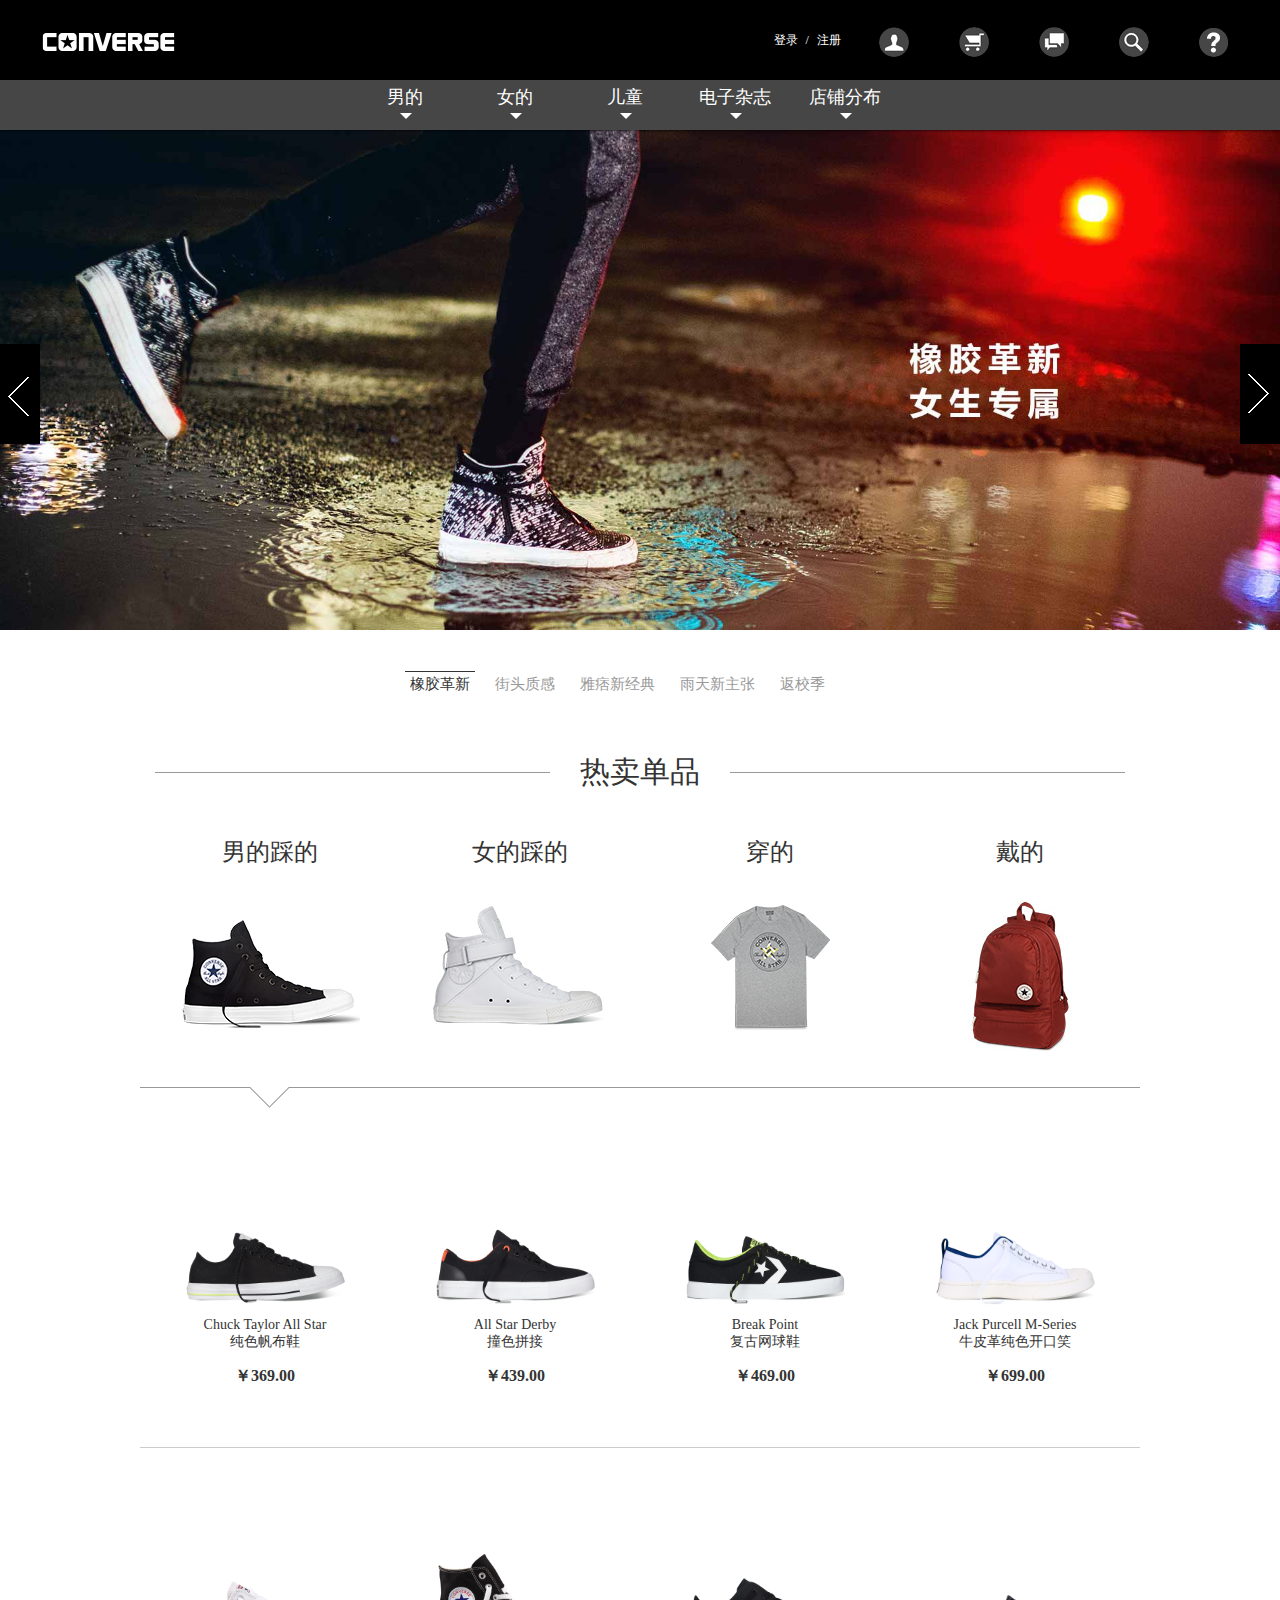
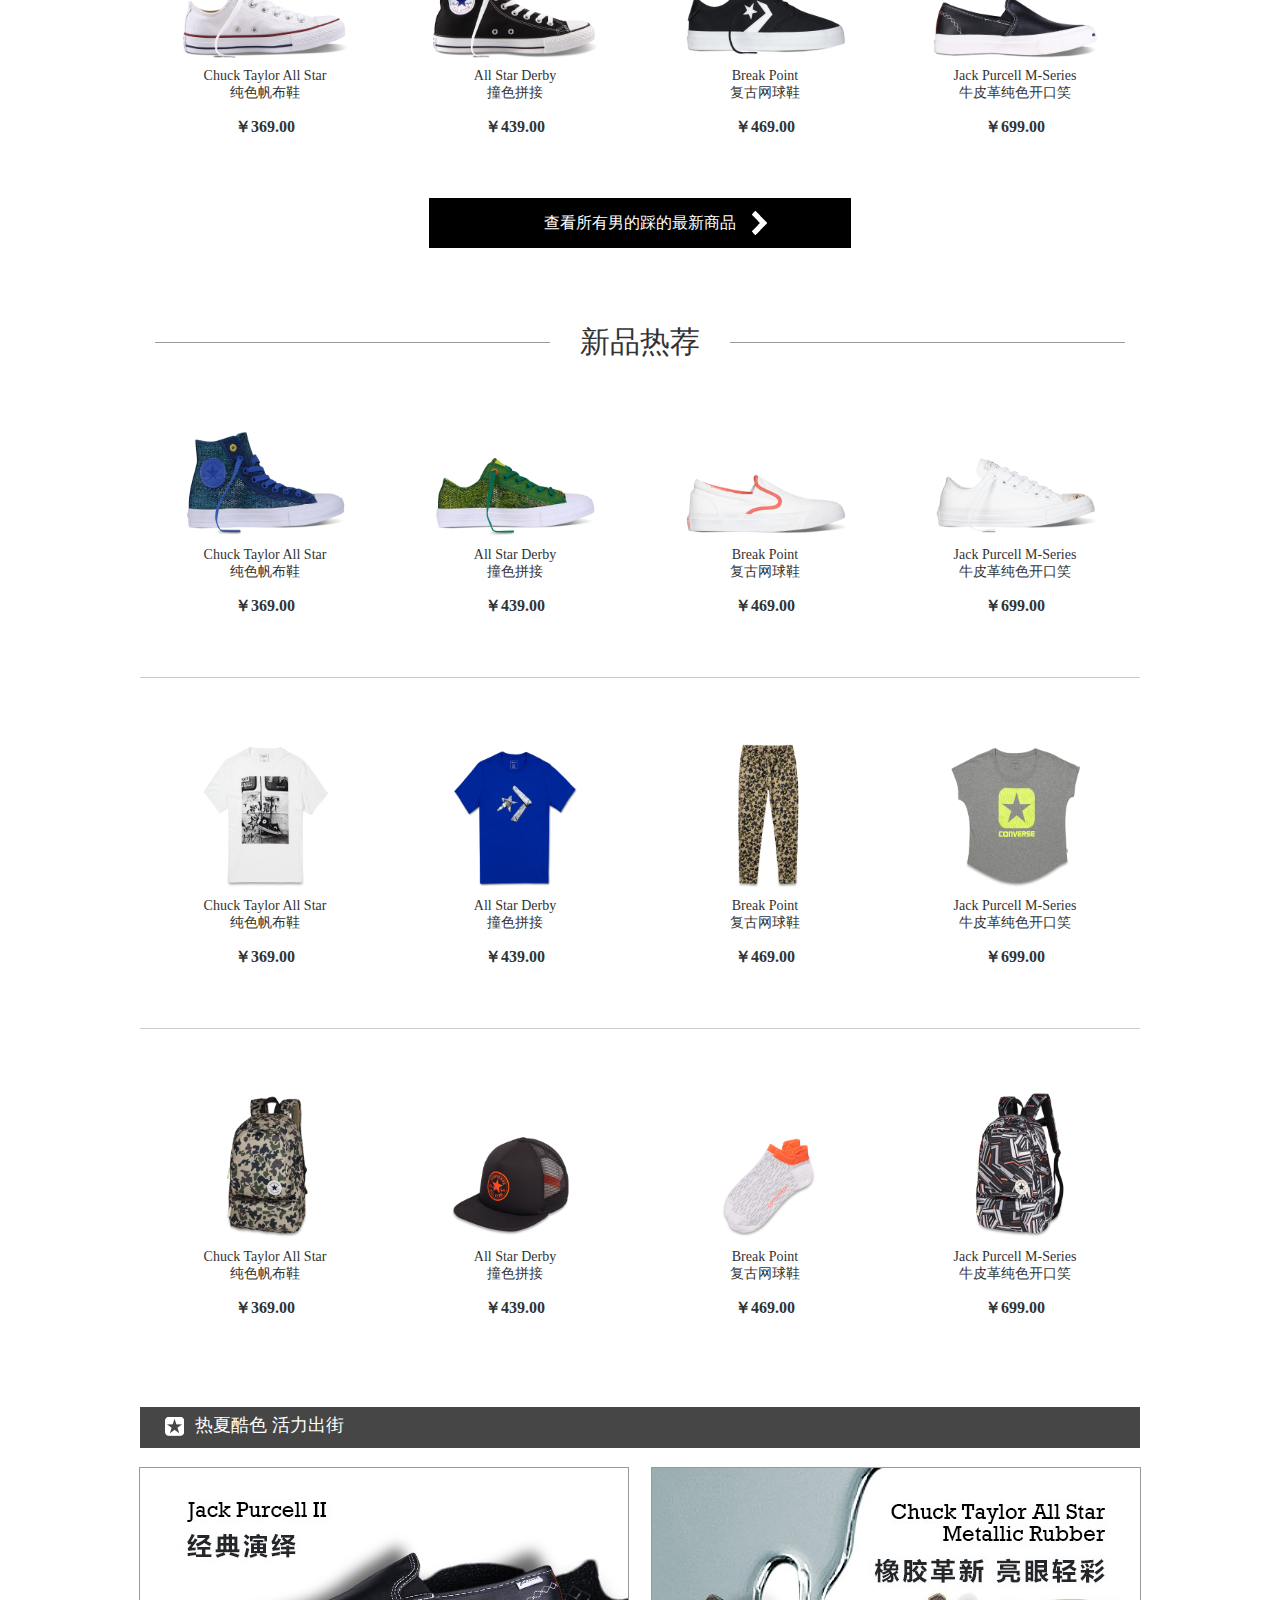
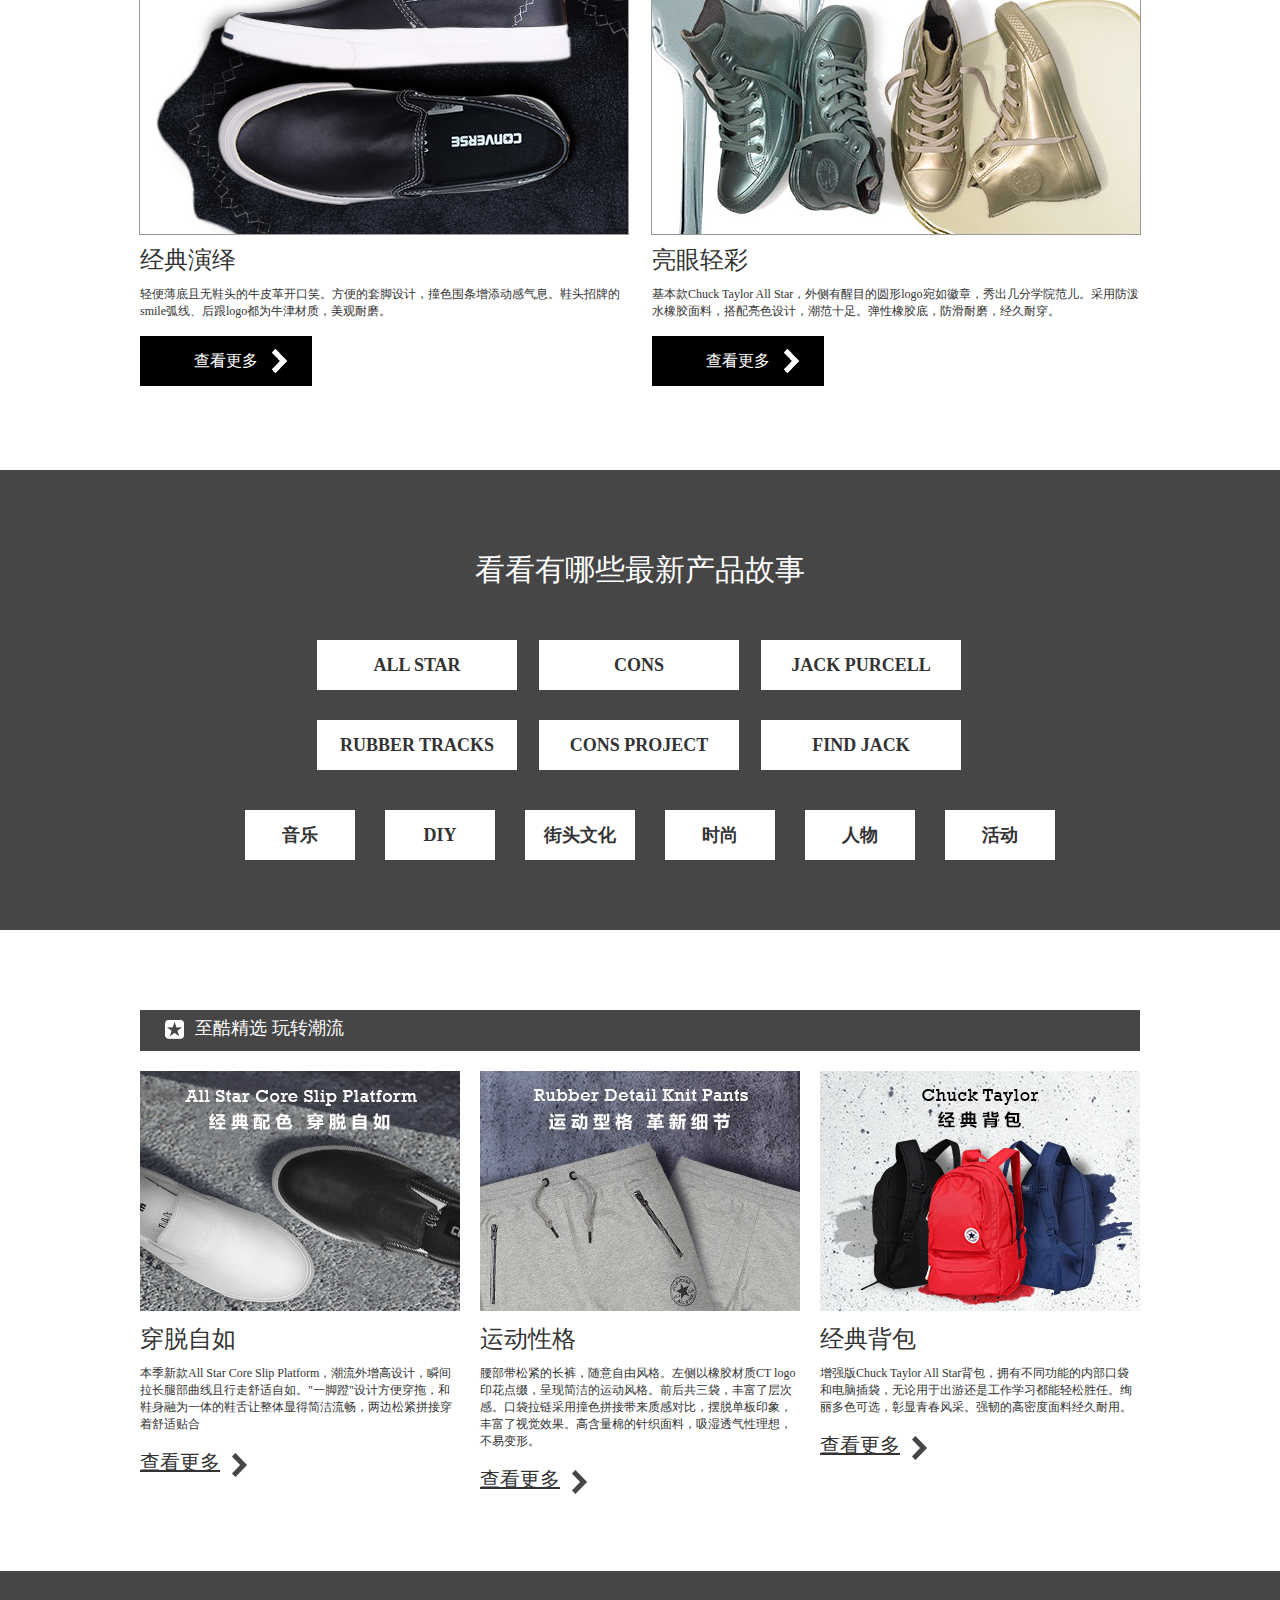
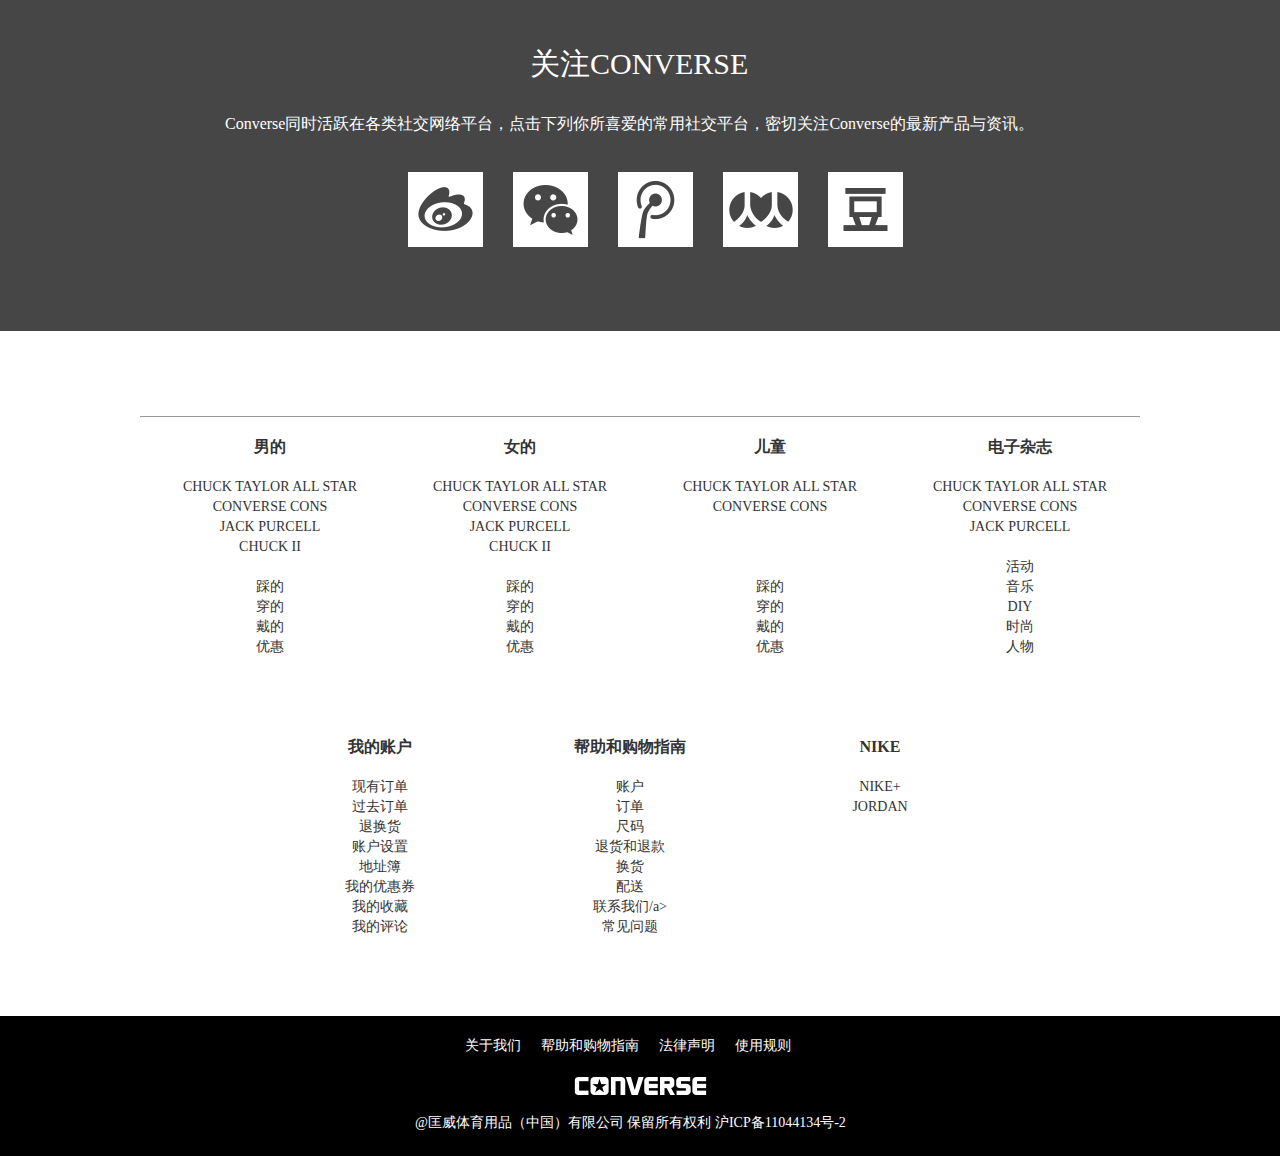
<file: index.html>
<!DOCTYPE html>
<html>
	<head>
		<meta charset="UTF-8">
		<title>converse</title>
		<link rel="stylesheet" href="css/index.css" />
		<link rel='stylesheet' href='css/head.css' />
		<link rel='stylesheet' href='css/footer.css' />
		<script src="js/jquery.min.js"></script> 
		<script src="js/jquery-migrate-1.1.0.min.js"></script> 
		<script src='js/index.js'></script>
		<script src='js/head.js'></script>

	</head>
	<body>
	<!--header start-->
		<div class='header'>
			<div class='headTop'>
				<div class='headContent'>
					<a href=''><div class='logo'><span>converse</span></div></a>
					<div class='headLeft'>
						<div class='loginbar'>
							<span class='login'>登录</span>
							<span>/</span>
							<span class='regesiter'>注册</span>
						</div>
						<div class='others'>
							<ul>
								<li class='loginToal'><i class='sj'></i></li>
								<li class='shopcar'></li>
								<li class='chat'></li>
								<li class='search'><i class="sj"></i></li>
								<li class='help'></li>
							</ul>
						</div>
					</div>
				</div>
			</div>
			<div class='display'>
				<div class='loginDisplay'>
					<div class='loginContent'>
						<div class='createCount'>
							<h2 class='loginTitle'>还未注册？</h2>
							<div class='button'>注册账户</div>
						</div>
						<div class='loginChoice'>
							<h2 class='loginTitle'>您可以直接登录</h2>
							<ul class='loginMode'>
								<li class='wb'><a href=''></a></li>
								<li class='wx'><a href=''></a></li>
								<li class='xl'><a href=''></a></li>
								<li class='rr'><a href=''></a></li>
								<li class='db'><a href=''></a></li>
							</ul>
						</div>
						<div class='loginPart'>
							<h2 class='loginTitle'>已成为会员？</h2>
							<form action='' method='post'>
								<ul class='loginForm'>
									<li class='border'><input type="text" name="userName" value='' /><span>邮箱/手机</span></li>
									<li class='border'><input type="password" name="pwd" value='' /><span>账户密码</span></li>
									<li><input id='yz' type="text" name="validate" value='' /><span>请输入验证码</span><img class='yzImg' src='images/yz.jpg'></li>
									<li style='text-align: right;'><a href=''>换一张</a></li>
									<li><div class='button'>登录</div></li>
								</ul>
							</form>
						</div>
					</div>
					<div class='regesiterContent'>
						<ul class='regesiterBox'>
							<li>
								<label>邮箱<span>*</span></label>
								<div class='ipt'>
									<input class='ys' type='email' name='Email' vlaue='' >
									<span class='moren'>example@converse.com</span>
									<span class='error'></span>
								</div>
							</li>
							<li>
								<label>手机号码<span>*</span></label>
								<div class='ipt'>
									<input class='ys' type='text' name='phoneNumber' vlaue='' >
									<span class='moren'>136****555</span>
									<span class='error'></span>
								</div>
							</li>
							<li>
								<label>性别<span>*</span></label>
								<input type="hidden" name="">
								<div class='ipt'>
									<div class='checkbox'>男</div>
									<div class='checkbox'>女</div>
								</div>
							</li>
						</ul>
						<ul class='regesiterBox'>
							<li>
								<label>输入密码<span>*</span></label>
								<div class='ipt'>
									<input class='ys' type='password' vlaue='' >
									<span class='moren'>输入密码</span>
									<span class='error'></span>
								</div>
							</li>
							<li>
								<label>确认密码<span>*</span></label>
								<div class='ipt'>
									<input class='ys' type='text' name='pwd' vlaue='' >
									<span class='moren'>请再次输入密码</span>
									<span class='error'></span>
								</div>
							</li>
							<li>
								<label>生日（年-月-日）<span>*</span></label>
								<div class='ipt'>
									
								</div>
							</li>
						</ul>
						<ul class='regesiterBox'>
							<li>
								<label>验证码<span>*</span></label>
								<div class='ipt'>
									<input id='yz' type='text' vlaue='' >
									<img class='yzImg' src='images/yz.jpg'>
									<span class='moren'>输入验证码</span>
									<span class='error'></span>
								</div>
							</li>
							<li>
								<label>   </label>
								<div class='button' style='margin-top: 15px;'>登录</div>
							</li>
							
						</ul>
					</div>
				</div>
				<div class='searchDisplay'>
					<div class='searchContent'>
						<input type="text" name="search">
						<span>想找什么随便搜</span>
						<div class='searchButton'>
							<div class='searchBt'></div>
							<div class='close'></div>
					</div>
					</div>
					
				</div>
			</div>
			<div class='nav'>
				<ul class='navContent'>
					<li><a href=''>男的</a></li>
					<li><a href=''>女的</a></li>
					<li><a href=''>儿童</a></li>
					<li><a href=''>电子杂志</a></li>
					<li><a href=''>店铺分布</a></li>
				</ul>
				<div class='menu boy'>
					<ul class='menuContent'>
						<li><a href=''><img src='images/m-top1-1.jpg' /><span>踩的</span></a></li>
						<li><a href=''><img src='images/m-top1-2.jpg' /><span>穿的</span></a></li>
						<li><a href=''><img src='images/m-top1-3.jpg' /><span>戴的</span></a></li>
						<li><a href=''><img src='images/m-top1-4.jpg' /><span>新产品</span></a></li>
						<li><a href=''><img src='images/m-top1-5.jpg' /><span>优惠</span></a></li>
					</ul>
					<div class='line'></div>
					<ul class='menuContent'>
						<li><a href=''><img src='images/m-bt1-1.jpg' /><span>经典款</span></a></li>
						<li><a href=''><img src='images/m-bt1-2.jpg' /><span>all stars</span></a></li>
						<li><a href=''><img src='images/m-bt1-3.jpg' /><span>cons</span></a></li>
						<li><a href=''><img src='images/m-bt1-4.jpg' /><span>jack purcell</span></a></li>
						<li><a href=''><img src='images/m-bt1-5.jpg' /><span>chuck ii</span></a></li>
					</ul>
				</div>
				<div class='menu girl'>
					<ul class='menuContent'>
						<li><a href=''><img src='images/m-top2-1.jpg' /><span>踩的</span></a></li>
						<li><a href=''><img src='images/m-top2-2.jpg' /><span>穿的</span></a></li>
						<li><a href=''><img src='images/m-top2-3.jpg' /><span>戴的</span></a></li>
						<li><a href=''><img src='images/m-top1-4.jpg' /><span>新产品</span></a></li>
						<li><a href=''><img src='images/m-top1-5.jpg' /><span>优惠</span></a></li>
					</ul>
					<div class='line'></div>
					<ul class='menuContent'>
						<li><a href=''><img src='images/m-bt1-1.jpg' /><span>经典款</span></a></li>
						<li><a href=''><img src='images/m-bt2-2.jpg' /><span>all stars</span></a></li>
						<li><a href=''><img src='images/m-bt2-3.jpg' /><span>cons</span></a></li>
						<li><a href=''><img src='images/m-bt2-4.jpg' /><span>jack purcell</span></a></li>
						<li><a href=''><img src='images/m-bt2-5.jpg' /><span>chuck ii</span></a></li>
					</ul>
				</div>
				<div class='menu child'>
					<ul class='menuContent'>
						<li><a href=''><img src='images/m-top3-1.jpg' /><span>踩的</span></a></li>
						<li><a href=''><img src='images/m-top1-4.jpg' /><span>穿的</span></a></li>
						<li><a href=''><img src='images/m-top1-5.jpg' /><span>戴的</span></a></li>
					</ul>
					<div class='line'></div>
					<ul class='menuContent'>
						<li><a href=''><img src='images/m-bt1-1.jpg' /><span>经典款</span></a></li>
						<li><a href=''><img src='images/m-bt3-2.jpg' /><span>all stars</span></a></li>
						<li><a href=''><img src='images/m-bt3-3.jpg' /><span>cons</span></a></li>
					</ul>
				</div>
			</div>
			<div class='headpop'></div>
		</div>
	<!--banner start-->
		<div class='banner'>
			<ul class='bannerImg'>
				<li class='hover1'  style='opacity: 1;'><a href=''><img src='images/banner1-static.jpg'/></a></li>
				<li><a href=''><img src='images/banner2.jpg' /></a></li>
				<li><a href=''><img src='images/banner3.jpg'/></a></li>
				<li class='hover2'><a href=''><img src='images/banner4-static.jpg' /></a></li>
				<li><a href=''><img src='images/banner5.jpg' /></a></li>			
			</ul>
			<div class='pre bannerBt'><span class='icon1'></span></div>
			<div class='next bannerBt'><span class='icon2'></span></div>
			<ul class='imgTitle'>
				<li style='border-top: 1px solid #333; color: #333;'>橡胶革新</li>
				<li>街头质感</li>
				<li>雅痞新经典</li>
				<li>雨天新主张</li>
				<li>返校季</li>
			</ul>
		</div>
	<!--main start-->
		<div class='main'>
			<div class='hot'>
				<div  class='hotTitle'><h1>热卖单品</h1></div>	
				<div class='hotTop'>
					<a class='hotTopBox' href=''>
						<h3>男的踩的</h3>
						<div class='hotTopImg'><img src='images/hot1.jpg' /></div>
					</a>
					<a class='hotTopBox'  href=''>
						<h3>女的踩的</h3>
						<div class='hotTopImg'><img src='images/hot2.jpg' /></div>
					</a>
					<a class='hotTopBox' href=''>
						<h3>穿的</h3>
						<div class='hotTopImg'><img src='images/hot3.jpg' /></div>
					</a>
					<a class='hotTopBox' href=''>
						<h3>戴的</h3>
						<div class='hotTopImg'><img src='images/hot4.jpg' /></div>
					</a>
				</div>
				<div class='hotLine'><div class='hotLineBox'></div></div>
				<div class='hotMain'>
					<div class='hotBox' style='opacity: 1;'>
						<div class='hotBoxClum'>
							<div class='hotcon'>
								<div class='hotconImg'><a href=''><img src='images/hotcon1-1.png'></a></div>
								<p class='describe'><a href=''>Chuck Taylor All Star<br/>纯色帆布鞋</a></p>
								<span class='price'>￥369.00</span>
							</div>
							<div class='hotcon'>
								<div class='hotconImg'><a href=''><img src='images/hotcon1-2.png'></a></div>
								<p class='describe'><a href=''>All Star Derby<br/>撞色拼接</a></p>
								<span class='price'>￥439.00</span>
							</div>
							<div class='hotcon'>
								<div class='hotconImg'><a href=''><img src='images/hotcon1-3.png'></a></div>
								<p class='describe'><a href=''>Break Point<br/>复古网球鞋</a></p>
								<span class='price'>￥469.00</span>
							</div>
							<div class='hotcon'>
								<div class='hotconImg'><a href=''><img src='images/hotcon1-4.png'></a></div>
								<p class='describe'><a href=''>Jack Purcell M-Series<br/>牛皮革纯色开口笑</a></p>
								<span class='price'>￥699.00</span>
							</div>
						</div>
						<div class='hotBoxline'></div>
						<div class='hotBoxClum'>
							<div class='hotcon'>
								<div class='hotconImg'><a href=''><img src='images/hotcon1-5.png'></a></div>
								<p class='describe'><a href=''>Chuck Taylor All Star<br/>纯色帆布鞋</a></p>
								<span class='price'>￥369.00</span>
							</div>
							<div class='hotcon'>
								<div class='hotconImg'><a href=''><img src='images/hotcon1-6.png'></a></div>
								<p class='describe'><a href=''>All Star Derby<br/>撞色拼接</a></p>
								<span class='price'>￥439.00</span>
							</div>
							<div class='hotcon'>
								<div class='hotconImg'><a href=''><img src='images/hotcon1-7.png'></a></div>
								<p class='describe'><a href=''>Break Point<br/>复古网球鞋</a></p>
								<span class='price'>￥469.00</span>
							</div>
							<div class='hotcon'>
								<div class='hotconImg'><a href=''><img src='images/hotcon1-8.png'></a></div>
								<p class='describe'><a href=''>Jack Purcell M-Series<br/>牛皮革纯色开口笑</a></p>
								<span class='price'>￥699.00</span>
							</div>
						</div>
						<div class='more'><a href=''>查看所有男的踩的最新商品<span></span></a></div>
					</div>
					<div class='hotBox'>
						<div class='hotBoxClum'>
							<div class='hotcon'>
								<div class='hotconImg'><a href=''><img src='images/hotcon2-1.png'></a></div>
								<p class='describe'><a href=''>Chuck Taylor All Star<br/>纯色帆布鞋</a></p>
								<span class='price'>￥369.00</span>
							</div>
							<div class='hotcon'>
								<div class='hotconImg'><a href=''><img src='images/hotcon2-2.png'></a></div>
								<p class='describe'><a href=''>All Star Derby<br/>撞色拼接</a></p>
								<span class='price'>￥439.00</span>
							</div>
							<div class='hotcon'>
								<div class='hotconImg'><a href=''><img src='images/hotcon2-3.png'></a></div>
								<p class='describe'><a href=''>Break Point<br/>复古网球鞋</a></p>
								<span class='price'>￥469.00</span>
							</div>
							<div class='hotcon'>
								<div class='hotconImg'><a href=''><img src='images/hotcon2-4.png'></a></div>
								<p class='describe'><a href=''>Jack Purcell M-Series<br/>牛皮革纯色开口笑</a></p>
								<span class='price'>￥699.00</span>
							</div>
						</div>
						<div class='hotBoxline'></div>
						<div class='hotBoxClum'>
							<div class='hotcon'>
								<div class='hotconImg'><a href=''><img src='images/hotcon2-5.png'></a></div>
								<p class='describe'><a href=''>Chuck Taylor All Star<br/>纯色帆布鞋</a></p>
								<span class='price'>￥369.00</span>
							</div>
							<div class='hotcon'>
								<div class='hotconImg'><a href=''><img src='images/hotcon2-6.png'></a></div>
								<p class='describe'><a href=''>All Star Derby<br/>撞色拼接</a></p>
								<span class='price'>￥439.00</span>
							</div>
							<div class='hotcon'>
								<div class='hotconImg'><a href=''><img src='images/hotcon2-7.png'></a></div>
								<p class='describe'><a href=''>Break Point<br/>复古网球鞋</a></p>
								<span class='price'>￥469.00</span>
							</div>
							<div class='hotcon'>
								<div class='hotconImg'><a href=''><img src='images/hotcon2-8.png'></a></div>
								<p class='describe'><a href=''>Jack Purcell M-Series<br/>牛皮革纯色开口笑</a></p>
								<span class='price'>￥699.00</span>
							</div>
						</div>
						<div class='more'><a href=''>查看所有男的踩的最新商品<span></span></a></div>
					</div>
					<div class='hotBox'>
						<div class='hotBoxClum'>
							<div class='hotcon'>
								<div class='hotconImg'><a href=''><img src='images/hotcon3-1.png'></a></div>
								<p class='describe'><a href=''>Chuck Taylor All Star<br/>纯色帆布鞋</a></p>
								<span class='price'>￥369.00</span>
							</div>
							<div class='hotcon'>
								<div class='hotconImg'><a href=''><img src='images/hotcon3-2.png'></a></div>
								<p class='describe'><a href=''>All Star Derby<br/>撞色拼接</a></p>
								<span class='price'>￥439.00</span>
							</div>
							<div class='hotcon'>
								<div class='hotconImg'><a href=''><img src='images/hotcon3-3.png'></a></div>
								<p class='describe'><a href=''>Break Point<br/>复古网球鞋</a></p>
								<span class='price'>￥469.00</span>
							</div>
							<div class='hotcon'>
								<div class='hotconImg'><a href=''><img src='images/hotcon3-4.png'></a></div>
								<p class='describe'><a href=''>Jack Purcell M-Series<br/>牛皮革纯色开口笑</a></p>
								<span class='price'>￥699.00</span>
							</div>
						</div>
						<div class='hotBoxline'></div>
						<div class='hotBoxClum'>
							<div class='hotcon'>
								<div class='hotconImg'><a href=''><img src='images/hotcon3-5.png'></a></div>
								<p class='describe'><a href=''>Chuck Taylor All Star<br/>纯色帆布鞋</a></p>
								<span class='price'>￥369.00</span>
							</div>
							<div class='hotcon'>
								<div class='hotconImg'><a href=''><img src='images/hotcon1-6.png'></a></div>
								<p class='describe'><a href=''>All Star Derby<br/>撞色拼接</a></p>
								<span class='price'>￥439.00</span>
							</div>
							<div class='hotcon'>
								<div class='hotconImg'><a href=''><img src='images/hotcon1-7.png'></a></div>
								<p class='describe'><a href=''>Break Point<br/>复古网球鞋</a></p>
								<span class='price'>￥469.00</span>
							</div>
							<div class='hotcon'>
								<div class='hotconImg'><a href=''><img src='images/hotcon1-8.png'></a></div>
								<p class='describe'><a href=''>Jack Purcell M-Series<br/>牛皮革纯色开口笑</a></p>
								<span class='price'>￥699.00</span>
							</div>
						</div>
						<div class='more'><a href=''>查看所有男的踩的最新商品<span></span></a></div>
					</div>
					<div class='hotBox'>
						<div class='hotBoxClum'>
							<div class='hotcon'>
								<div class='hotconImg'><a href=''><img src='images/hotcon4-1.png'></a></div>
								<p class='describe'><a href=''>Chuck Taylor All Star<br/>纯色帆布鞋</a></p>
								<span class='price'>￥369.00</span>
							</div>
							<div class='hotcon'>
								<div class='hotconImg'><a href=''><img src='images/hotcon4-2.png'></a></div>
								<p class='describe'><a href=''>All Star Derby<br/>撞色拼接</a></p>
								<span class='price'>￥439.00</span>
							</div>
							<div class='hotcon'>
								<div class='hotconImg'><a href=''><img src='images/hotcon4-3.png'></a></div>
								<p class='describe'><a href=''>Break Point<br/>复古网球鞋</a></p>
								<span class='price'>￥469.00</span>
							</div>
							<div class='hotcon'>
								<div class='hotconImg'><a href=''><img src='images/hotcon4-4.png'></a></div>
								<p class='describe'><a href=''>Jack Purcell M-Series<br/>牛皮革纯色开口笑</a></p>
								<span class='price'>￥699.00</span>
							</div>
						</div>
						<div class='hotBoxline'></div>
						<div class='hotBoxClum'>
							<div class='hotcon'>
								<div class='hotconImg'><a href=''><img src='images/hotcon4-5.png'></a></div>
								<p class='describe'><a href=''>Chuck Taylor All Star<br/>纯色帆布鞋</a></p>
								<span class='price'>￥369.00</span>
							</div>
							<div class='hotcon'>
								<div class='hotconImg'><a href=''><img src='images/hotcon4-6.png'></a></div>
								<p class='describe'><a href=''>All Star Derby<br/>撞色拼接</a></p>
								<span class='price'>￥439.00</span>
							</div>
							<div class='hotcon'>
								<div class='hotconImg'><a href=''><img src='images/hotcon4-7.png'></a></div>
								<p class='describe'><a href=''>Break Point<br/>复古网球鞋</a></p>
								<span class='price'>￥469.00</span>
							</div>
							<div class='hotcon'>
								<div class='hotconImg'><a href=''><img src='images/hotcon4-8.png'></a></div>
								<p class='describe'><a href=''>Jack Purcell M-Series<br/>牛皮革纯色开口笑</a></p>
								<span class='price'>￥699.00</span>
							</div>
						</div>
						<div class='more'><a href=''>查看所有男的踩的最新商品<span></span></a></div>
					</div>
				</div>
			</div>
			<div class='newProduct'>
				<div  class='hotTitle'><h1>新品热荐</h1></div>
				<div class='newBox'>
						<div class='hotBoxClum'>
							<div class='hotcon'>
								<div class='hotconImg'><a href=''><img src='images/new1.png'></a></div>
								<p class='describe'><a href=''>Chuck Taylor All Star<br/>纯色帆布鞋</a></p>
								<span class='price'>￥369.00</span>
							</div>
							<div class='hotcon'>
								<div class='hotconImg'><a href=''><img src='images/new2.png'></a></div>
								<p class='describe'><a href=''>All Star Derby<br/>撞色拼接</a></p>
								<span class='price'>￥439.00</span>
							</div>
							<div class='hotcon'>
								<div class='hotconImg'><a href=''><img src='images/new3.png'></a></div>
								<p class='describe'><a href=''>Break Point<br/>复古网球鞋</a></p>
								<span class='price'>￥469.00</span>
							</div>
							<div class='hotcon'>
								<div class='hotconImg'><a href=''><img src='images/new4.png'></a></div>
								<p class='describe'><a href=''>Jack Purcell M-Series<br/>牛皮革纯色开口笑</a></p>
								<span class='price'>￥699.00</span>
							</div>
						</div>
						<div class='hotBoxline'></div>
						<div class='hotBoxClum'>
							<div class='hotcon'>
								<div class='hotconImg'><a href=''><img src='images/new5.png'></a></div>
								<p class='describe'><a href=''>Chuck Taylor All Star<br/>纯色帆布鞋</a></p>
								<span class='price'>￥369.00</span>
							</div>
							<div class='hotcon'>
								<div class='hotconImg'><a href=''><img src='images/new6.png'></a></div>
								<p class='describe'><a href=''>All Star Derby<br/>撞色拼接</a></p>
								<span class='price'>￥439.00</span>
							</div>
							<div class='hotcon'>
								<div class='hotconImg'><a href=''><img src='images/new7.png'></a></div>
								<p class='describe'><a href=''>Break Point<br/>复古网球鞋</a></p>
								<span class='price'>￥469.00</span>
							</div>
							<div class='hotcon'>
								<div class='hotconImg'><a href=''><img src='images/new8.png'></a></div>
								<p class='describe'><a href=''>Jack Purcell M-Series<br/>牛皮革纯色开口笑</a></p>
								<span class='price'>￥699.00</span>
							</div>
						</div>
						<div class='hotBoxline'></div>
							<div class='hotBoxClum'>
								<div class='hotcon'>
									<div class='hotconImg'><a href=''><img src='images/new9.png'></a></div>
									<p class='describe'><a href=''>Chuck Taylor All Star<br/>纯色帆布鞋</a></p>
									<span class='price'>￥369.00</span>
								</div>
								<div class='hotcon'>
									<div class='hotconImg'><a href=''><img src='images/new10.png'></a></div>
									<p class='describe'><a href=''>All Star Derby<br/>撞色拼接</a></p>
									<span class='price'>￥439.00</span>
								</div>
								<div class='hotcon'>
									<div class='hotconImg'><a href=''><img src='images/new11.png'></a></div>
									<p class='describe'><a href=''>Break Point<br/>复古网球鞋</a></p>
									<span class='price'>￥469.00</span>
								</div>
								<div class='hotcon'>
									<div class='hotconImg'><a href=''><img src='images/new12.png'></a></div>
									<p class='describe'><a href=''>Jack Purcell M-Series<br/>牛皮革纯色开口笑</a></p>
									<span class='price'>￥699.00</span>
								</div>
						</div>
					</div>
			</div>
			<div class='special'>
				<div class='specialTitle'>
					<div class='specialTitleBox'><img src='images/star.png'><span> 热夏酷色 活力出街 </span></div>
				</div>
				<div class='specialMain'>
					<div class='specialMainBox lf'>
						<div class='specialMainBoxImg'>
							<a href=''><img src='images/special1.jpg'></a>
							<div class='mask'></div>
						</div>
						<a class='specialDescribe' href="">
							<h2>经典演绎</h2>
							<p>轻便薄底且无鞋头的牛皮革开口笑。方便的套脚设计，撞色围条增添动感气息。鞋头招牌的smile弧线、后跟logo都为牛津材质，美观耐磨。</p>
						</a>
						<a class='lookMore' href=''>查看更多</a>
					</div>
					<div class='specialMainBox rg'>
						<div class='specialMainBoxImg'>
							<a href=''><img src='images/special2.jpg'></a>
							<div class='mask'></div>
						</div>
						<a class='specialDescribe' href="">
							<h2>亮眼轻彩</h2>
							<p>基本款Chuck Taylor All Star，外侧有醒目的圆形logo宛如徽章，秀出几分学院范儿。采用防泼水橡胶面料，搭配亮色设计，潮范十足。弹性橡胶底，防滑耐磨，经久耐穿。</p>
						</a>
						<a class='lookMore' href=''>查看更多</a>
					</div>
				</div>
			</div>
		</div>
		<!-- 品牌故事 -->
		<div class='stories'>
			<h2>看看有哪些最新产品故事</h2>
			<div class='storyMain'>
				<div class='storyCloum'>
					<a class='storyBox s1' href=''>all star</a>
					<a class='storyBox s1' href=''>cons</a>
					<a class='storyBox s1' href=''>jack purcell</a>
				</div>
				<div class='storyCloum'>
					<a class='storyBox s1' href=''>rubber tracks</a>
					<a class='storyBox s1' href=''>cons project</a>
					<a class='storyBox s1' href=''>find jack</a>
				</div>
				<div class='storyLast'>
					<a class='storyBox s2' href=''>音乐</a>
					<a class='storyBox s2' href=''>diy</a>
					<a class='storyBox s2' href=''>街头文化</a>
					<a class='storyBox s2' href=''>时尚</a>
					<a class='storyBox s2' href=''>人物</a>
					<a class='storyBox s2' href=''>活动</a>
				</div>
			</div>
		</div>
		<div class='special'>
				<div class='specialTitle'>
					<div class='specialTitleBox'><img src='images/star.png'><span>  至酷精选 玩转潮流  </span></div>
				</div>
				<div class='specialMain2'>
					<div class='specialMainBox2' style="margin-left: 0;">
						<div class='specialMainBoxImg2'>
							<a href=''><img src='images/specials1.jpg'></a>
							<div class='mask'></div>
						</div>
						<a class='specialDescribe' href="">
							<h2>穿脱自如</h2>
							<p>本季新款All Star Core Slip Platform，潮流外增高设计，瞬间拉长腿部曲线且行走舒适自如。"一脚蹬"设计方便穿拖，和鞋身融为一体的鞋舌让整体显得简洁流畅，两边松紧拼接穿着舒适贴合</p>
						</a>
						<a class='lookMore2' href=''>查看更多</a>
					</div>
					<div class='specialMainBox2'>
						<div class='specialMainBoxImg2'>
							<a href=''><img src='images/specials2.jpg'></a>
							<div class='mask'></div>
						</div>
						<a class='specialDescribe' href="">
							<h2>运动性格</h2>
							<p>腰部带松紧的长裤，随意自由风格。左侧以橡胶材质CT logo印花点缀，呈现简洁的运动风格。前后共三袋，丰富了层次感。口袋拉链采用撞色拼接带来质感对比，摆脱单板印象，丰富了视觉效果。高含量棉的针织面料，吸湿透气性理想，不易变形。</p>
						</a>
						<a class='lookMore2' href=''>查看更多</a>
					</div>
					<div class='specialMainBox2'>
						<div class='specialMainBoxImg2'>
							<a href=''><img src='images/special3.jpg'></a>
							<div class='mask'></div>
						</div>
						<a class='specialDescribe' href="">
							<h2>经典背包</h2>
							<p>增强版Chuck Taylor All Star背包，拥有不同功能的内部口袋和电脑插袋，无论用于出游还是工作学习都能轻松胜任。绚丽多色可选，彰显青春风采。强韧的高密度面料经久耐用。</p>
						</a>
						<a class='lookMore2' href=''>查看更多</a>
					</div>
				</div>
			</div>
			<div class='concern'>
				<h2>关注CONVERSE</h2>
				<p>Converse同时活跃在各类社交网络平台，点击下列你所喜爱的常用社交平台，密切关注Converse的最新产品与资讯。</p>
				<ul class='share'>
					<li class='weibo'><a href=''></a></li>
					<li class='weixin'><a href=''></a></li>
					<li class='xinlang'><a href=''></a></li>
					<li class='renren'><a href=''></a></li>
					<li class='douban'><a href=''></a></li>
				</ul>
			</div>
			<div class='siteMap'>
				<div class='siteMapTitle'></div>
				<ul class='sites'>
					<li><a href=''>男的</a></li>
					<li><a href=''>CHUCK TAYLOR ALL STAR</a></li>
					<li><a href=''>CONVERSE CONS</a></li>
					<li><a href=''>JACK PURCELL</a></li>
					<li class='fen'><a href=''>CHUCK II</a></li>
					<li><a href=''>踩的</a></li>
					<li><a href=''>穿的</a></li>
					<li><a href=''>戴的</a></li>
					<li><a href=''>优惠</a></li>
				</ul>
				<ul class='sites'>
					<li><a href=''>女的</a></li>
					<li><a href=''>CHUCK TAYLOR ALL STAR</a></li>
					<li><a href=''>CONVERSE CONS</a></li>
					<li><a href=''>JACK PURCELL</a></li>
					<li class='fen'><a href=''>CHUCK II</a></li>
					<li><a href=''>踩的</a></li>
					<li><a href=''>穿的</a></li>
					<li><a href=''>戴的</a></li>
					<li><a href=''>优惠</a></li>
				</ul>
					<ul class='sites'>
					<li><a href=''>儿童</a></li>
					<li><a href=''>CHUCK TAYLOR ALL STAR</a></li>
					<li><a href=''>CONVERSE CONS</a></li>
					<li><a href=''></a></li>
					<li class='fen'><a href=''></a></li>
					<li><a href=''>踩的</a></li>
					<li><a href=''>穿的</a></li>
					<li><a href=''>戴的</a></li>
					<li><a href=''>优惠</a></li>
				</ul>
				<ul class='sites'>
					<li><a href=''>电子杂志</a></li>
					<li><a href=''>CHUCK TAYLOR ALL STAR</a></li>
					<li><a href=''>CONVERSE CONS</a></li>
					<li><a href=''>JACK PURCELL</a></li>
					<li><a href=''></a></li>
					<li><a href=''>活动</a></li>
					<li><a href=''>音乐</a></li>
					<li><a href=''>DIY</a></li>
					<li><a href=''>时尚</a></li>
					<li><a href=''>人物</a></li>
				</ul>
				<ul class='sites' style='margin-left: 120px;'>
					<li><a href=''>我的账户</a></li>
					<li><a href=''>现有订单</a></li>
					<li><a href=''>过去订单</a></li>
					<li><a href=''>退换货</a></li>
					<li><a href=''>账户设置</a></li>
					<li><a href=''>地址簿</a></li>
					<li><a href=''>我的优惠券</a></li>
					<li><a href=''>我的收藏</a></li>
					<li><a href=''>我的评论</a></li>
				</ul>
				<ul class='sites'>
					<li><a href=''>帮助和购物指南</a></li>
					<li><a href=''>账户</a></li>
					<li><a href=''>订单</a></li>
					<li><a href=''>尺码</a></li>
					<li><a href=''>退货和退款</a></li>
					<li><a href=''>换货</a></li>
					<li><a href=''>配送</a></li>
					<li><a href=''>联系我们/a></li>
					<li><a href=''>常见问题</a></li>
				</ul>
				<ul class='sites'>
					<li><a href=''>NIKE</a></li>
					<li><a href=''>NIKE+</a></li>
					<li><a href=''>JORDAN</a></li>
				</ul>
			</div>
	<!--footer start-->
		<div class='footer'>
			<div class='footerWrapper'>
				<ul class='footerList'>
					<li><a href=''>关于我们</a></li>
					<li><a href=''>帮助和购物指南</a></li>
					<li><a href=''>法律声明</a></li>
					<li><a href=''>使用规则</a></li>
				</ul>
				<a class='footerLogo' href=''><div class='logo' style='margin: 0 auto;'><span>converse</span></div></a><br/>
				<p>@匡威体育用品（中国）有限公司 保留所有权利    沪ICP备11044134号-2</p>
			</div>
		</div>
	</body>
</html>
</file>
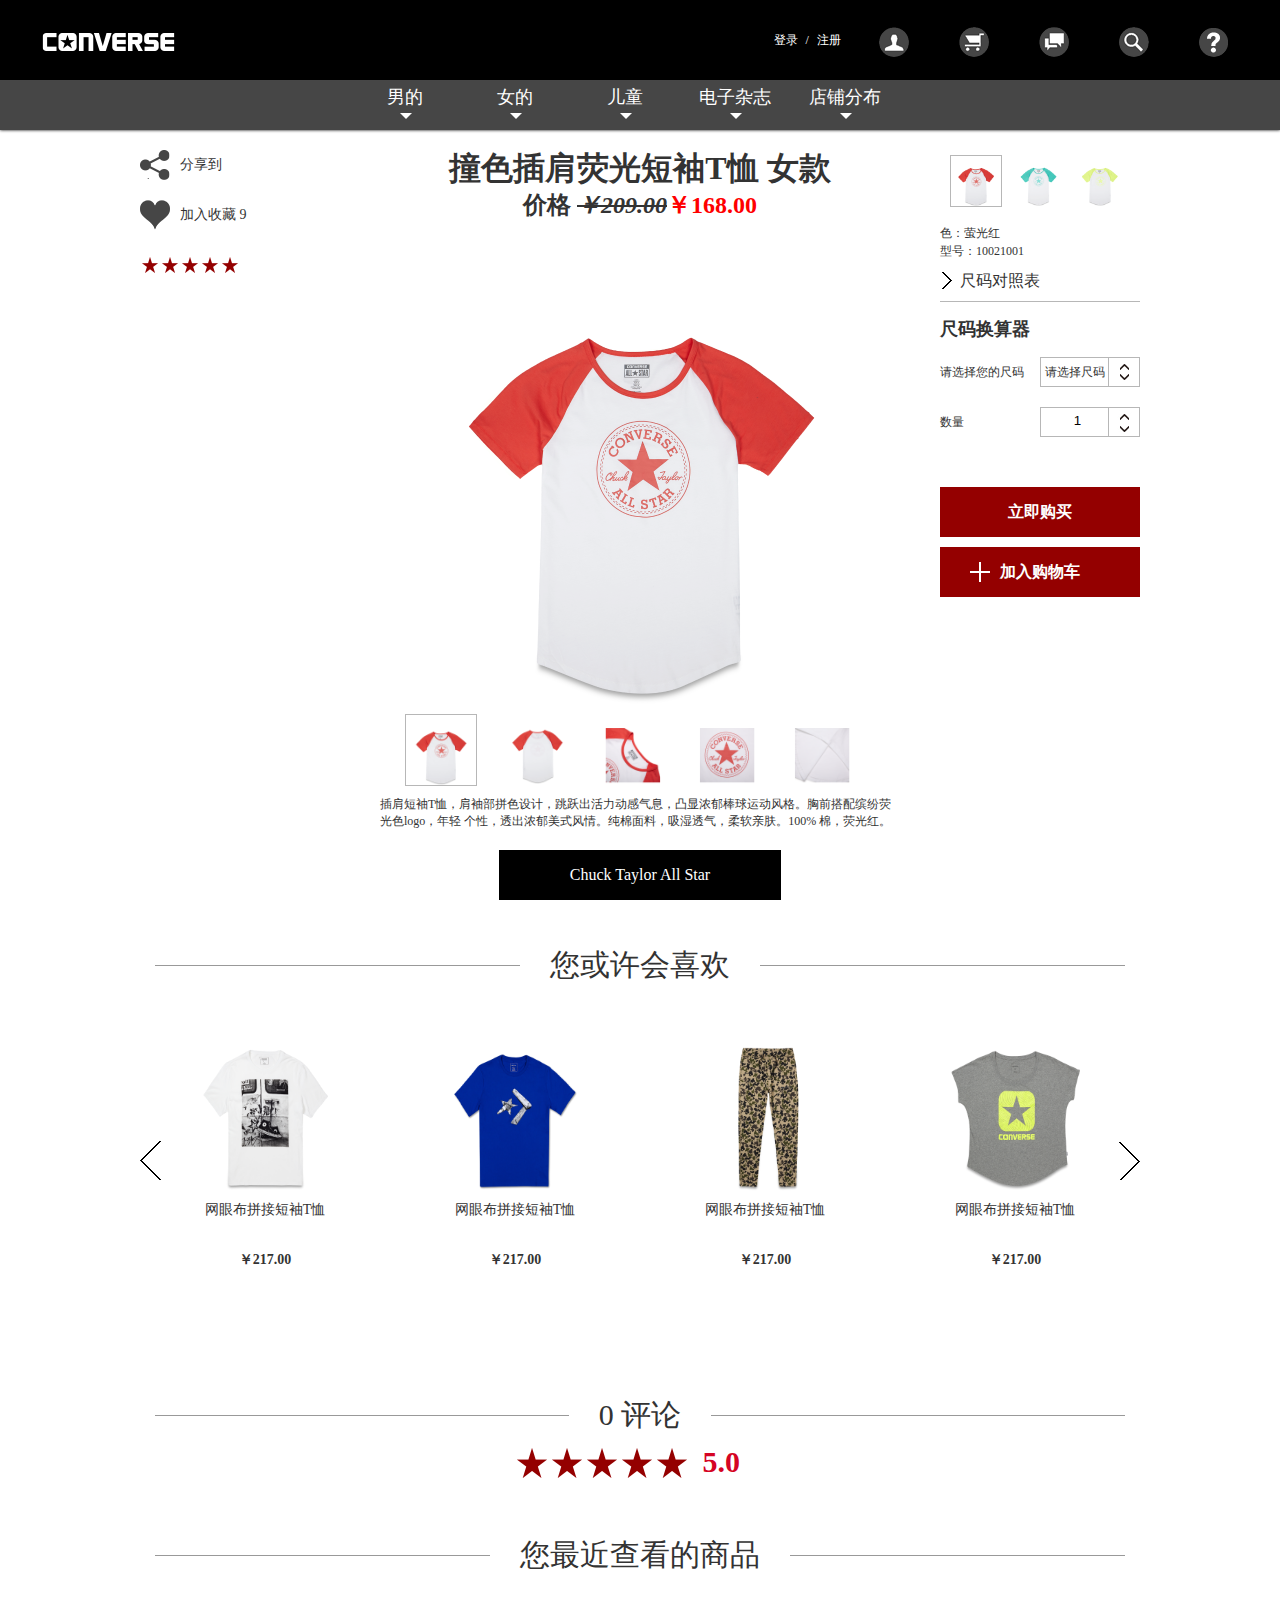
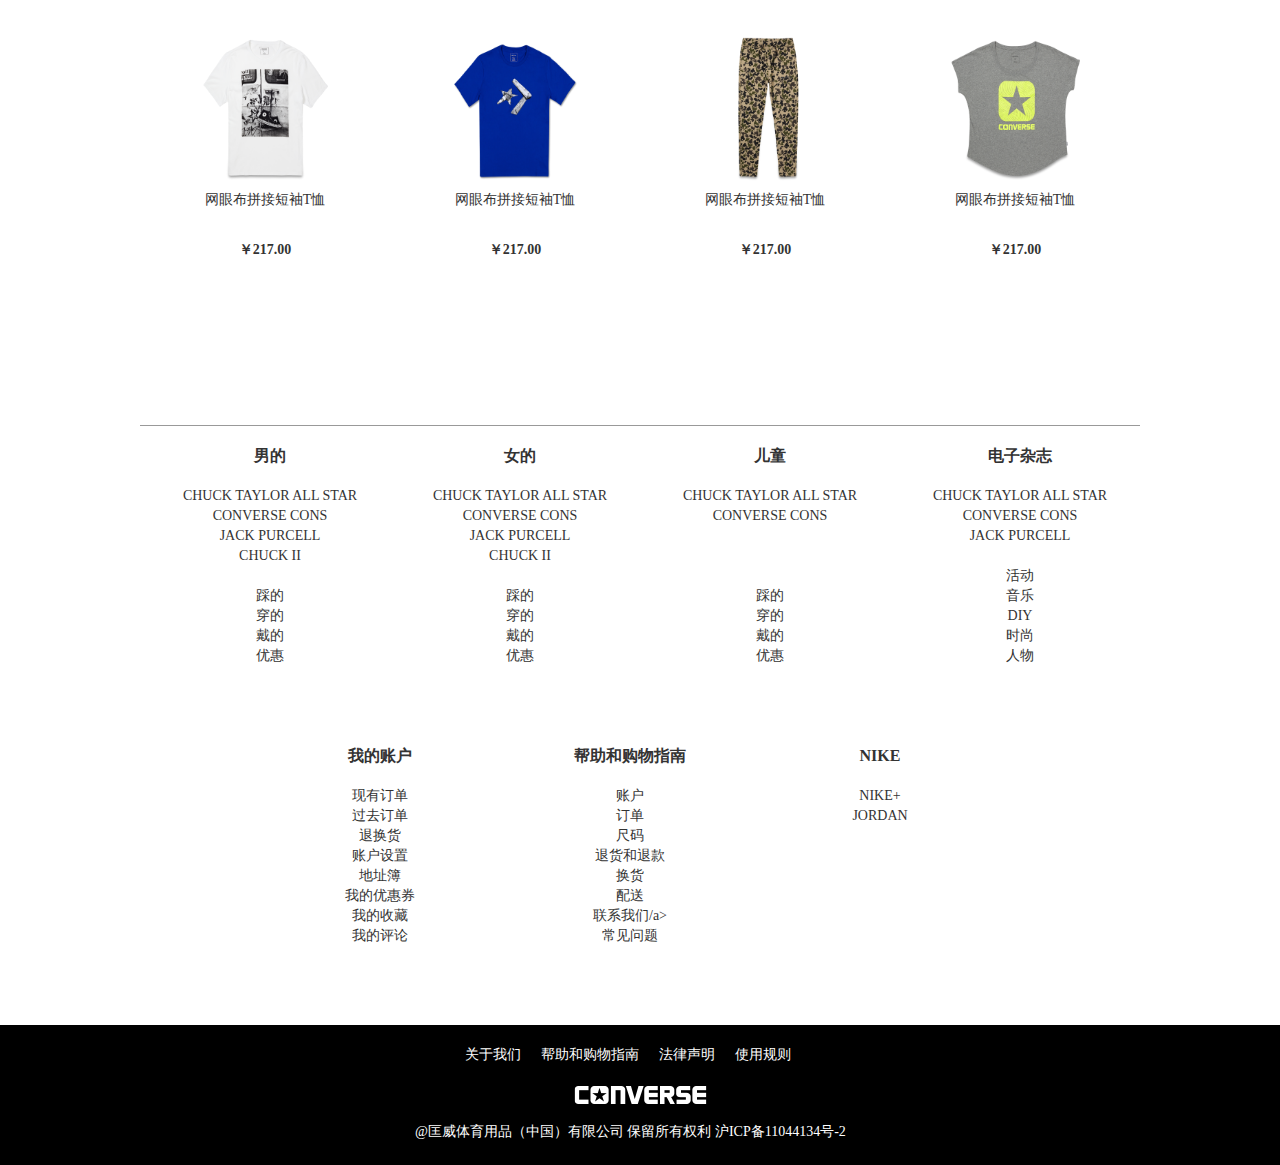
<file: content.html>
<!DOCTYPE html>
<html>
<head>
	<meta charset='utf-8' />
	<title>content</title>
	<link rel='stylesheet' href='css/head.css' />
	<link rel='stylesheet' href='css/content.css' />
	<link rel='stylesheet' href='css/footer.css' />
	<script src='js/jquery.min.js'></script>
	<script src='js/jquery-migrate-1.1.0.min.js'></script>
	<script src='js/head.js'></script>
	<script src='js/content.js'></script>
</head>
<body>
	<!--header start-->
		<div class='header'>
			<div class='headTop'>
				<div class='headContent'>
					<a href=''><div class='logo'><span>converse</span></div></a>
					<div class='headLeft'>
						<div class='loginbar'>
							<span class='login'>登录</span>
							<span>/</span>
							<span class='regesiter'>注册</span>
						</div>
						<div class='others'>
							<ul>
								<li class='loginToal'></li>
								<li class='shopcar'></li>
								<li class='chat'></li>
								<li class='search'></li>
								<li class='help'></li>
							</ul>
						</div>
					</div>
				</div>
			</div>
			<div class='display'>
				<div class='loginDisplay'>
					<div class='loginContent'>
						<div class='createCount'>
							<h2 class='loginTitle'>还未注册？</h2>
							<div class='button'>注册账户</div>
						</div>
						<div class='loginChoice'>
							<h2 class='loginTitle'>您可以直接登录</h2>
							<ul class='loginMode'>
								<li class='wb'><a href=''></a></li>
								<li class='wx'><a href=''></a></li>
								<li class='xl'><a href=''></a></li>
								<li class='rr'><a href=''></a></li>
								<li class='db'><a href=''></a></li>
							</ul>
						</div>
						<div class='loginPart'>
							<h2 class='loginTitle'>已成为会员？</h2>
							<form action='' method='post'>
								<ul class='loginForm'>
									<li class='border'><input type="text" name="userName" value='' /><span>邮箱/手机</span></li>
									<li class='border'><input type="password" name="pwd" value='' /><span>账户密码</span></li>
									<li><input id='yz' type="text" name="validate" value='' /><span>请输入验证码</span><img class='yzImg' src='images/yz.jpg'></li>
									<li style='text-align: right;'><a href=''>换一张</a></li>
									<li><div class='button'>登录</div></li>
								</ul>
							</form>
						</div>
					</div>
					<div class='regesiterContent'>
						<ul class='regesiterBox'>
							<li>
								<label>邮箱<span>*</span></label>
								<div class='ipt'>
									<input class='ys' type='email' name='Email' vlaue='' >
									<span class='moren'>example@converse.com</span>
									<span class='error'></span>
								</div>
							</li>
							<li>
								<label>手机号码<span>*</span></label>
								<div class='ipt'>
									<input class='ys' type='text' name='phoneNumber' vlaue='' >
									<span class='moren'>136****555</span>
									<span class='error'></span>
								</div>
							</li>
							<li>
								<label>性别<span>*</span></label>
								<input type="hidden" name="">
								<div class='ipt'>
									<div class='checkbox'>男</div>
									<div class='checkbox'>女</div>
								</div>
							</li>
						</ul>
						<ul class='regesiterBox'>
							<li>
								<label>输入密码<span>*</span></label>
								<div class='ipt'>
									<input class='ys' type='password' vlaue='' >
									<span class='moren'>输入密码</span>
									<span class='error'></span>
								</div>
							</li>
							<li>
								<label>确认密码<span>*</span></label>
								<div class='ipt'>
									<input class='ys' type='text' name='pwd' vlaue='' >
									<span class='moren'>请再次输入密码</span>
									<span class='error'></span>
								</div>
							</li>
							<li>
								<label>生日（年-月-日）<span>*</span></label>
								<div class='ipt'>
									
								</div>
							</li>
						</ul>
						<ul class='regesiterBox'>
							<li>
								<label>验证码<span>*</span></label>
								<div class='ipt'>
									<input id='yz' type='text' vlaue='' >
									<img class='yzImg' src='images/yz.jpg'>
									<span class='moren'>输入验证码</span>
									<span class='error'></span>
								</div>
							</li>
							<li>
								<label>   </label>
								<div class='button' style='margin-top: 15px;'>登录</div>
							</li>
							
						</ul>
					</div>
				</div>
				<div class='searchDisplay'>
					<div class='searchContent'>
						<input type="text" name="search">
						<span>想找什么随便搜</span>
						<div class='searchButton'>
							<div class='searchBt'></div>
							<div class='close'></div>
					</div>
					</div>
					
				</div>
			</div>
			<div class='nav'>
				<ul class='navContent'>
					<li><a href=''>男的</a></li>
					<li><a href=''>女的</a></li>
					<li><a href=''>儿童</a></li>
					<li><a href=''>电子杂志</a></li>
					<li><a href=''>店铺分布</a></li>
				</ul>
				<div class='menu boy'>
					<ul class='menuContent'>
						<li><a href=''><img src='images/m-top1-1.jpg' /><span>踩的</span></a></li>
						<li><a href=''><img src='images/m-top1-2.jpg' /><span>穿的</span></a></li>
						<li><a href=''><img src='images/m-top1-3.jpg' /><span>戴的</span></a></li>
						<li><a href=''><img src='images/m-top1-4.jpg' /><span>新产品</span></a></li>
						<li><a href=''><img src='images/m-top1-5.jpg' /><span>优惠</span></a></li>
					</ul>
					<div class='line'></div>
					<ul class='menuContent'>
						<li><a href=''><img src='images/m-bt1-1.jpg' /><span>经典款</span></a></li>
						<li><a href=''><img src='images/m-bt1-2.jpg' /><span>all stars</span></a></li>
						<li><a href=''><img src='images/m-bt1-3.jpg' /><span>cons</span></a></li>
						<li><a href=''><img src='images/m-bt1-4.jpg' /><span>jack purcell</span></a></li>
						<li><a href=''><img src='images/m-bt1-5.jpg' /><span>chuck ii</span></a></li>
					</ul>
				</div>
				<div class='menu girl'>
					<ul class='menuContent'>
						<li><a href=''><img src='images/m-top2-1.jpg' /><span>踩的</span></a></li>
						<li><a href=''><img src='images/m-top2-2.jpg' /><span>穿的</span></a></li>
						<li><a href=''><img src='images/m-top2-3.jpg' /><span>戴的</span></a></li>
						<li><a href=''><img src='images/m-top1-4.jpg' /><span>新产品</span></a></li>
						<li><a href=''><img src='images/m-top1-5.jpg' /><span>优惠</span></a></li>
					</ul>
					<div class='line'></div>
					<ul class='menuContent'>
						<li><a href=''><img src='images/m-bt1-1.jpg' /><span>经典款</span></a></li>
						<li><a href=''><img src='images/m-bt2-2.jpg' /><span>all stars</span></a></li>
						<li><a href=''><img src='images/m-bt2-3.jpg' /><span>cons</span></a></li>
						<li><a href=''><img src='images/m-bt2-4.jpg' /><span>jack purcell</span></a></li>
						<li><a href=''><img src='images/m-bt2-5.jpg' /><span>chuck ii</span></a></li>
					</ul>
				</div>
				<div class='menu child'>
					<ul class='menuContent'>
						<li><a href=''><img src='images/m-top3-1.jpg' /><span>踩的</span></a></li>
						<li><a href=''><img src='images/m-top1-4.jpg' /><span>穿的</span></a></li>
						<li><a href=''><img src='images/m-top1-5.jpg' /><span>戴的</span></a></li>
					</ul>
					<div class='line'></div>
					<ul class='menuContent'>
						<li><a href=''><img src='images/m-bt1-1.jpg' /><span>经典款</span></a></li>
						<li><a href=''><img src='images/m-bt3-2.jpg' /><span>all stars</span></a></li>
						<li><a href=''><img src='images/m-bt3-3.jpg' /><span>cons</span></a></li>
					</ul>
				</div>
			</div>
			<div class='headpop'></div>
		</div>
		<div class='contentMain'>
			<div class='contentMaintop'>
				<div class='detailTab'>
					<div class='tabWrap'>
						<div class='tabTitle share'><i></i><span>分享到</span></div>
						<div class='tabCon'>
							<a class='weibo' href=''></a>
							<a class='weixin' href=''></a>
							<a class='tengxun' href=''></a>
							<a class='renren' href=''></a>
							<a class='douban' href=''></a>
						</div>
					</div>
					<div class='tabWrap'>
						<div class='tabTitle collection'><i></i><span>加入收藏 9</span></div>
					</div>
					<div class='tabWrap'>
						<div class='tabTitle'><span id='comtStar'></span></div>
					</div>
				</div>
				<div class='detailProduct'>
					<div class='nameWrapper'>
						<h1 class='productName'>撞色插肩荧光短袖T恤  女款</h1>
						<div class='productPrice'>价格 <i>￥209.00</i><span>￥168.00</span></div>
					</div>
					<div class='productImg'>
						<div class='smallImg' style='display: block;'><img src='images/product0.png'></div>
						<div class='bigImg'><img src='images/big0.png'></div>
						<div class='glass'></div>
					</div>
					<div class='procuctList'>
						<ul class='productListCon'>
							<li style='border: 1px solid #b7b7b7'><img src='images/productlist0.png' /></li>
							<li><img src='images/productlist1.png' /></li>
							<li><img src='images/productlist2.png' /></li>
							<li><img src='images/productlist3.png' /></li>
							<li><img src='images/productlist4.png' /></li>
						</ul>
					</div>
					<div class='productDescribe'>
						<p>插肩短袖T恤，肩袖部拼色设计，跳跃出活力动感气息，凸显浓郁棒球运动风格。胸前搭配缤纷荧光色logo，年轻	个性，透出浓郁美式风情。纯棉面料，吸湿透气，柔软亲肤。100% 棉，荧光红。
						</p>
						<a class='productbtn' href="">chuck taylor all star</a>
					</div>
				</div>
				<div class='detailBuy'>
					<div class='colorChoice'>
						<ul class='colors'>
							<li style='border-color: #b7b7b7'><img src='images/color3.png' /></li>
							<li><img src='images/color2.png' /></li>
							<li><img src='images/color1.png' /></li>
						</ul>
					</div>
					<div class='colorMessage'>
						<div class='clmsg' style='display: block;'>
							<p>色：萤光红</p>
							<p>型号：10021001</p>
						</div>
						<div class='clmsg'>
							<p>色：嫩蓝色</p>
							<p>型号：10021002</p>
						</div>
						<div class='clmsg'>
							<p>色：萤光黄</p>
							<p>型号：10021003</p>
						</div>
					</div>
					<div class='sizeTable'>尺码对照表</div>
					<!-- 尺码对照表的弹出层 -->
					<div class='popup'></div>
					<div class='popupCon'>
						<h2>女士上衣尺码对照表</h2>
						<table cellspacing="0" cellpadding="0" align="center">
							<tr><td>尺码标示</td><td>XS</td><td>S</td><td>m</td><td>l</td><td>xl</td><td>xxl</td><td>xxxl</td></tr>
							<tr><td>宽松标示</td><td></td><td>s/m</td><td>s/m</td><td>l/xl</td><td>l/xl</td><td>xxl/xxxl</td><td>xxl/xxxl</td></tr>
							<tr><td>上装号型</td><td>150/76A</td><td>155/80A</td><td>160/84A</td><td>165/88A</td><td>170/92A</td><td>175/96A</td><td>180/100B</td></tr>
							<tr><td>适合胸围(厘米)</td><td>76 78</td><td>80 82</td><td>84 86</td><td>88 90</td><td>92 94</td><td>96 98</td><td>100 102</td></tr>
							<tr><td>适合胸围(英寸)</td><td>29 6/8 30 4/8</td><td>31 3/8 32 2/8</td><td>33 33 7/8</td><td>34 4/8 35 2/8	</td><td>361/8 37</td><td>37 7/8 38 4/8</td><td>39 2/8 40 1/8</td></tr>
						</table>
						<p>注：实物尺寸因商品不同而略有差异，以上数据仅供参考，以收到实物为准<p>
						<div class='popbt'>确认</div>
						<div class='close'></div>
					</div>
					<div class='sizeConverter'>
						<h2>尺码换算器</h2>
					</div>
					<div class='select'>
						<div class='textLeft'>请选择您的尺码</div>
						<div class='textRight'>
							<span>请选择尺码</span>
							<i></i>
							<select id='sizeSelect'>
								<option>请选择尺码</option>
								<option>150/76A</option>
								<option>155/80A</option>
								<option>160/84A</option>
								<option>165/88A</option>
								<option>170/92A</option>
							</select>
						</div>
					</div>
					<div class='select'>
						<div class='textLeft'>数量</div>
						<div class='textRight'>
							<input id='count' type='text' name='number' value='1'>
							<div class='numberBtn'>
								<span class='add'></span>
								<span class='reduce'></span>
							</div>
						</div>
					</div>
					<div class='buying'>
						<div class='Btn'><a class='buyBtn' href=''><span>立即购买</span></a></div>
						<div class='Btn'><a class='buyBtn joinCar' href=''><span>加入购物车</span></a></div>	
					</div>
				</div>
			</div>
			<div class='like'>
				<div  class='hotTitle'><h1>您或许会喜欢</h1></div>
				<div class='likeMain'>
					<div class='likeWrapper'>
						<ul class='likeCon'>
							<li>
								<div class='hotcon'>
									<div class='hotconImg'><a href=''><img src='images/like1.png'></a></div>
									<p class='describe'><a href=''>网眼布拼接短袖T恤 </a></p>
									<span class='price'>￥217.00</span>
								</div>
							</li>
							<li>
								<div class='hotcon'>
									<div class='hotconImg'><a href=''><img src='images/like2.png'></a></div>
									<p class='describe'><a href=''>网眼布拼接短袖T恤 </a></p>
									<span class='price'>￥217.00</span>
								</div>
							</li>
							<li>
								<div class='hotcon'>
									<div class='hotconImg'><a href=''><img src='images/like3.png'></a></div>
									<p class='describe'><a href=''>网眼布拼接短袖T恤 </a></p>
									<span class='price'>￥217.00</span>
								</div>
							</li>
							<li>
								<div class='hotcon'>
									<div class='hotconImg'><a href=''><img src='images/like4.png'></a></div>
									<p class='describe'><a href=''>网眼布拼接短袖T恤 </a></p>
									<span class='price'>￥217.00</span>
								</div>
							</li>
						</ul>
						<ul class='likeCon'>
							<li>
								<div class='hotcon'>
									<div class='hotconImg'><a href=''><img src='images/like5.png'></a></div>
									<p class='describe'><a href=''>网眼布拼接短袖T恤 </a></p>
									<span class='price'>￥217.00</span>
								</div>
							</li>
							<li>
								<div class='hotcon'>
									<div class='hotconImg'><a href=''><img src='images/like6.png'></a></div>
									<p class='describe'><a href=''>网眼布拼接短袖T恤 </a></p>
									<span class='price'>￥217.00</span>
								</div>
							</li>
							<li>
								<div class='hotcon'>
									<div class='hotconImg'><a href=''><img src='images/like7.png'></a></div>
									<p class='describe'><a href=''>网眼布拼接短袖T恤 </a></p>
									<span class='price'>￥217.00</span>
								</div>
							</li>
							<li>
								<div class='hotcon'>
									<div class='hotconImg'><a href=''><img src='images/like8.png'></a></div>
									<p class='describe'><a href=''>网眼布拼接短袖T恤 </a></p>
									<span class='price'>￥217.00</span>
								</div>
							</li>
						</ul>
						<ul class='likeCon'>
							<li>
								<div class='hotcon'>
									<div class='hotconImg'><a href=''><img src='images/like9.png'></a></div>
									<p class='describe'><a href=''>网眼布拼接短袖T恤 </a></p>
									<span class='price'>￥217.00</span>
								</div>
							</li>
							<li>
								<div class='hotcon'>
									<div class='hotconImg'><a href=''><img src='images/like10.png'></a></div>
									<p class='describe'><a href=''>网眼布拼接短袖T恤 </a></p>
									<span class='price'>￥217.00</span>
								</div>
							</li>
							<li>
								<div class='hotcon'>
									<div class='hotconImg'><a href=''><img src='images/like11.png'></a></div>
									<p class='describe'><a href=''>网眼布拼接短袖T恤 </a></p>
									<span class='price'>￥217.00</span>
								</div>
							</li>
							<li>
								<div class='hotcon'>
									<div class='hotconImg'><a href=''><img src='images/like12.png'></a></div>
									<p class='describe'><a href=''>网眼布拼接短袖T恤 </a></p>
									<span class='price'>￥217.00</span>
								</div>
							</li>
						</ul>
					</div>
					<div class='likeNext likeBt'></div>
					<div class='likepre likeBt'></div>
				</div>
			</div>
			<div class='comment'>
				<div  class='hotTitle'><h1><span>0<span>  评论</h1></div>
				<div class='commentStar'>
					<span></span>
					<span class='fenshu'>5.0</span>
				</div>
				<div class='commentMain'></div>
			</div>
			<div class='recentLook'>
				<div  class='hotTitle'><h1>您最近查看的商品</h1></div>
					<div class='likeMain'>
					<div class='likeWrapper'>
						<ul class='likeCon'>
							<li>
								<div class='hotcon'>
									<div class='hotconImg'><a href=''><img src='images/like1.png'></a></div>
									<p class='describe'><a href=''>网眼布拼接短袖T恤 </a></p>
									<span class='price'>￥217.00</span>
								</div>
							</li>
							<li>
								<div class='hotcon'>
									<div class='hotconImg'><a href=''><img src='images/like2.png'></a></div>
									<p class='describe'><a href=''>网眼布拼接短袖T恤 </a></p>
									<span class='price'>￥217.00</span>
								</div>
							</li>
							<li>
								<div class='hotcon'>
									<div class='hotconImg'><a href=''><img src='images/like3.png'></a></div>
									<p class='describe'><a href=''>网眼布拼接短袖T恤 </a></p>
									<span class='price'>￥217.00</span>
								</div>
							</li>
							<li>
								<div class='hotcon'>
									<div class='hotconImg'><a href=''><img src='images/like4.png'></a></div>
									<p class='describe'><a href=''>网眼布拼接短袖T恤 </a></p>
									<span class='price'>￥217.00</span>
								</div>
							</li>
						</ul>
				</div>
			</div>
		</div>
		</div>
	<!-- sitesMap -->
		<div class='siteMap'>
				<div class='siteMapTitle'></div>
				<ul class='sites'>
					<li><a href=''>男的</a></li>
					<li><a href=''>CHUCK TAYLOR ALL STAR</a></li>
					<li><a href=''>CONVERSE CONS</a></li>
					<li><a href=''>JACK PURCELL</a></li>
					<li class='fen'><a href=''>CHUCK II</a></li>
					<li><a href=''>踩的</a></li>
					<li><a href=''>穿的</a></li>
					<li><a href=''>戴的</a></li>
					<li><a href=''>优惠</a></li>
				</ul>
				<ul class='sites'>
					<li><a href=''>女的</a></li>
					<li><a href=''>CHUCK TAYLOR ALL STAR</a></li>
					<li><a href=''>CONVERSE CONS</a></li>
					<li><a href=''>JACK PURCELL</a></li>
					<li class='fen'><a href=''>CHUCK II</a></li>
					<li><a href=''>踩的</a></li>
					<li><a href=''>穿的</a></li>
					<li><a href=''>戴的</a></li>
					<li><a href=''>优惠</a></li>
				</ul>
					<ul class='sites'>
					<li><a href=''>儿童</a></li>
					<li><a href=''>CHUCK TAYLOR ALL STAR</a></li>
					<li><a href=''>CONVERSE CONS</a></li>
					<li><a href=''></a></li>
					<li class='fen'><a href=''></a></li>
					<li><a href=''>踩的</a></li>
					<li><a href=''>穿的</a></li>
					<li><a href=''>戴的</a></li>
					<li><a href=''>优惠</a></li>
				</ul>
				<ul class='sites'>
					<li><a href=''>电子杂志</a></li>
					<li><a href=''>CHUCK TAYLOR ALL STAR</a></li>
					<li><a href=''>CONVERSE CONS</a></li>
					<li><a href=''>JACK PURCELL</a></li>
					<li><a href=''></a></li>
					<li><a href=''>活动</a></li>
					<li><a href=''>音乐</a></li>
					<li><a href=''>DIY</a></li>
					<li><a href=''>时尚</a></li>
					<li><a href=''>人物</a></li>
				</ul>
				<ul class='sites' style='margin-left: 120px;'>
					<li><a href=''>我的账户</a></li>
					<li><a href=''>现有订单</a></li>
					<li><a href=''>过去订单</a></li>
					<li><a href=''>退换货</a></li>
					<li><a href=''>账户设置</a></li>
					<li><a href=''>地址簿</a></li>
					<li><a href=''>我的优惠券</a></li>
					<li><a href=''>我的收藏</a></li>
					<li><a href=''>我的评论</a></li>
				</ul>
				<ul class='sites'>
					<li><a href=''>帮助和购物指南</a></li>
					<li><a href=''>账户</a></li>
					<li><a href=''>订单</a></li>
					<li><a href=''>尺码</a></li>
					<li><a href=''>退货和退款</a></li>
					<li><a href=''>换货</a></li>
					<li><a href=''>配送</a></li>
					<li><a href=''>联系我们/a></li>
					<li><a href=''>常见问题</a></li>
				</ul>
				<ul class='sites'>
					<li><a href=''>NIKE</a></li>
					<li><a href=''>NIKE+</a></li>
					<li><a href=''>JORDAN</a></li>
				</ul>
			</div>
	<!--footer start-->
		<div class='footer'>
			<div class='footerWrapper'>
				<ul class='footerList'>
					<li><a href=''>关于我们</a></li>
					<li><a href=''>帮助和购物指南</a></li>
					<li><a href=''>法律声明</a></li>
					<li><a href=''>使用规则</a></li>
				</ul>
				<a class='footerLogo' href=''><div class='logo' style='margin: 0 auto;'><span>converse</span></div></a><br/>
				<p>@匡威体育用品（中国）有限公司 保留所有权利    沪ICP备11044134号-2</p>
			</div>
		</div>
</body>
</html>
</file>
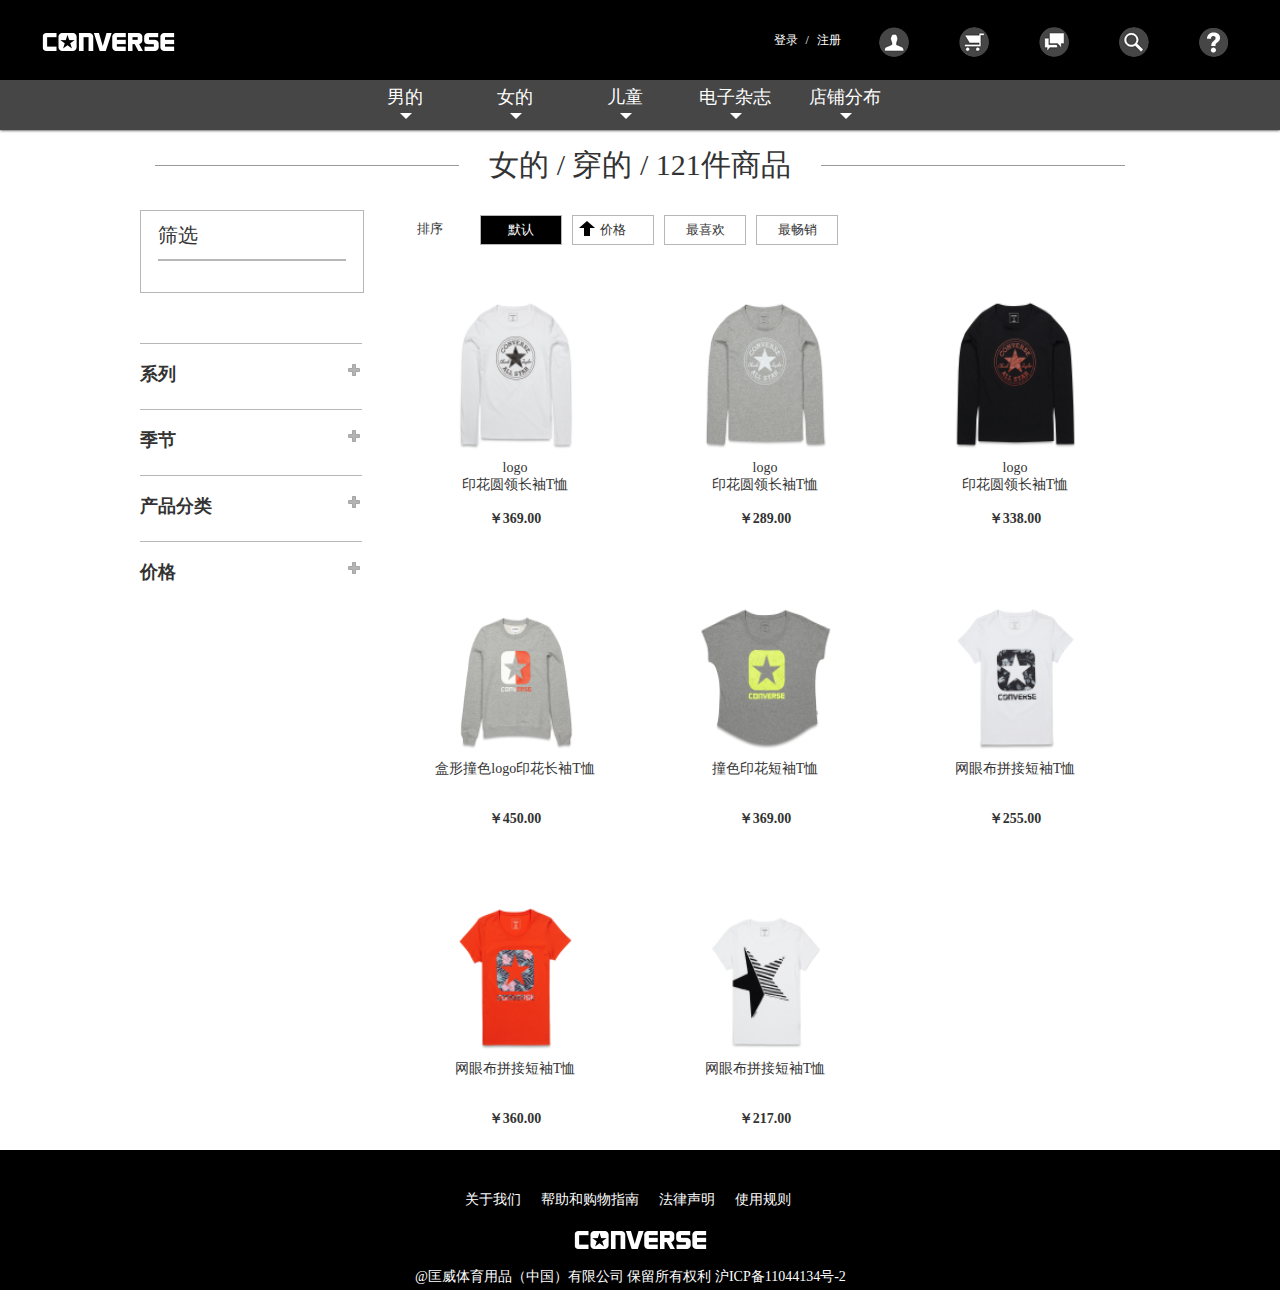
<file: list.html>
<!DOCTYPE html>
<html>
<head>
	<meta charset='utf-8'>
	<title>list</title>
	<link rel="stylesheet" href="css/head.css" />
	<link rel='stylesheet' href='css/footer.css' />
	<link rel='stylesheet' href='css/list.css' />
	<script src="js/jquery.min.js"></script> 
	<script src="js/jquery-migrate-1.1.0.min.js"></script>
	<script src='js/head.js'></script> 
	<script src='js/list.js'></script> 
</head>
<body>
	<!-- header start -->
	<div class='header'>
			<div class='headTop'>
				<div class='headContent'>
					<a href=''><div class='logo'><span>converse</span></div></a>
					<div class='headLeft'>
						<div class='loginbar'>
							<span class='login'>登录</span>
							<span>/</span>
							<span class='regesiter'>注册</span>
						</div>
						<div class='others'>
							<ul>
								<li class='loginToal'></li>
								<li class='shopcar'></li>
								<li class='chat'></li>
								<li class='search'></li>
								<li class='help'></li>
							</ul>
						</div>
					</div>
				</div>
			</div>
			<div class='display'>
				<div class='loginDisplay'>
					<div class='loginContent'>
						<div class='createCount'>
							<h2 class='loginTitle'>还未注册？</h2>
							<div class='button'>注册账户</div>
						</div>
						<div class='loginChoice'>
							<h2 class='loginTitle'>您可以直接登录</h2>
							<ul class='loginMode'>
								<li class='wb'><a href=''></a></li>
								<li class='wx'><a href=''></a></li>
								<li class='xl'><a href=''></a></li>
								<li class='rr'><a href=''></a></li>
								<li class='db'><a href=''></a></li>
							</ul>
						</div>
						<div class='loginPart'>
							<h2 class='loginTitle'>已成为会员？</h2>
							<form action='' method='post'>
								<ul class='loginForm'>
									<li class='border'><input type="text" name="userName" value='' /><span>邮箱/手机</span></li>
									<li class='border'><input type="password" name="pwd" value='' /><span>账户密码</span></li>
									<li><input id='yz' type="text" name="validate" value='' /><span>请输入验证码</span><img class='yzImg' src='images/yz.jpg'></li>
									<li style='text-align: right;'><a href=''>换一张</a></li>
									<li><div class='button'>登录</div></li>
								</ul>
							</form>
						</div>
					</div>
					<div class='regesiterContent'>
						<ul class='regesiterBox'>
							<li>
								<label>邮箱<span>*</span></label>
								<div class='ipt'>
									<input class='ys' type='email' name='Email' vlaue='' >
									<span class='moren'>example@converse.com</span>
									<span class='error'></span>
								</div>
							</li>
							<li>
								<label>手机号码<span>*</span></label>
								<div class='ipt'>
									<input class='ys' type='text' name='phoneNumber' vlaue='' >
									<span class='moren'>136****555</span>
									<span class='error'></span>
								</div>
							</li>
							<li>
								<label>性别<span>*</span></label>
								<input type="hidden" name="">
								<div class='ipt'>
									<div class='checkbox'>男</div>
									<div class='checkbox'>女</div>
								</div>
							</li>
						</ul>
						<ul class='regesiterBox'>
							<li>
								<label>输入密码<span>*</span></label>
								<div class='ipt'>
									<input class='ys' type='password' vlaue='' >
									<span class='moren'>输入密码</span>
									<span class='error'></span>
								</div>
							</li>
							<li>
								<label>确认密码<span>*</span></label>
								<div class='ipt'>
									<input class='ys' type='text' name='pwd' vlaue='' >
									<span class='moren'>请再次输入密码</span>
									<span class='error'></span>
								</div>
							</li>
							<li>
								<label>生日（年-月-日）<span>*</span></label>
								<div class='ipt'>
									
								</div>
							</li>
						</ul>
						<ul class='regesiterBox'>
							<li>
								<label>验证码<span>*</span></label>
								<div class='ipt'>
									<input id='yz' type='text' vlaue='' >
									<img class='yzImg' src='images/yz.jpg'>
									<span class='moren'>输入验证码</span>
									<span class='error'></span>
								</div>
							</li>
							<li>
								<label>   </label>
								<div class='button' style='margin-top: 15px;'>登录</div>
							</li>
							
						</ul>
					</div>
				</div>
				<div class='searchDisplay'>
					<div class='searchContent'>
						<input type="text" name="search">
						<span>想找什么随便搜</span>
						<div class='searchButton'>
							<div class='searchBt'></div>
							<div class='close'></div>
					</div>
					</div>
					
				</div>
			</div>
			<div class='nav'>
				<ul class='navContent'>
					<li><a href=''>男的</a></li>
					<li><a href=''>女的</a></li>
					<li><a href=''>儿童</a></li>
					<li><a href=''>电子杂志</a></li>
					<li><a href=''>店铺分布</a></li>
				</ul>
				<div class='menu boy'>
					<ul class='menuContent'>
						<li><a href=''><img src='images/m-top1-1.jpg' /><span>踩的</span></a></li>
						<li><a href=''><img src='images/m-top1-2.jpg' /><span>穿的</span></a></li>
						<li><a href=''><img src='images/m-top1-3.jpg' /><span>戴的</span></a></li>
						<li><a href=''><img src='images/m-top1-4.jpg' /><span>新产品</span></a></li>
						<li><a href=''><img src='images/m-top1-5.jpg' /><span>优惠</span></a></li>
					</ul>
					<div class='line'></div>
					<ul class='menuContent'>
						<li><a href=''><img src='images/m-bt1-1.jpg' /><span>经典款</span></a></li>
						<li><a href=''><img src='images/m-bt1-2.jpg' /><span>all stars</span></a></li>
						<li><a href=''><img src='images/m-bt1-3.jpg' /><span>cons</span></a></li>
						<li><a href=''><img src='images/m-bt1-4.jpg' /><span>jack purcell</span></a></li>
						<li><a href=''><img src='images/m-bt1-5.jpg' /><span>chuck ii</span></a></li>
					</ul>
				</div>
				<div class='menu girl'>
					<ul class='menuContent'>
						<li><a href=''><img src='images/m-top2-1.jpg' /><span>踩的</span></a></li>
						<li><a href=''><img src='images/m-top2-2.jpg' /><span>穿的</span></a></li>
						<li><a href=''><img src='images/m-top2-3.jpg' /><span>戴的</span></a></li>
						<li><a href=''><img src='images/m-top1-4.jpg' /><span>新产品</span></a></li>
						<li><a href=''><img src='images/m-top1-5.jpg' /><span>优惠</span></a></li>
					</ul>
					<div class='line'></div>
					<ul class='menuContent'>
						<li><a href=''><img src='images/m-bt1-1.jpg' /><span>经典款</span></a></li>
						<li><a href=''><img src='images/m-bt2-2.jpg' /><span>all stars</span></a></li>
						<li><a href=''><img src='images/m-bt2-3.jpg' /><span>cons</span></a></li>
						<li><a href=''><img src='images/m-bt2-4.jpg' /><span>jack purcell</span></a></li>
						<li><a href=''><img src='images/m-bt2-5.jpg' /><span>chuck ii</span></a></li>
					</ul>
				</div>
				<div class='menu child'>
					<ul class='menuContent'>
						<li><a href=''><img src='images/m-top3-1.jpg' /><span>踩的</span></a></li>
						<li><a href=''><img src='images/m-top1-4.jpg' /><span>穿的</span></a></li>
						<li><a href=''><img src='images/m-top1-5.jpg' /><span>戴的</span></a></li>
					</ul>
					<div class='line'></div>
					<ul class='menuContent'>
						<li><a href=''><img src='images/m-bt1-1.jpg' /><span>经典款</span></a></li>
						<li><a href=''><img src='images/m-bt3-2.jpg' /><span>all stars</span></a></li>
						<li><a href=''><img src='images/m-bt3-3.jpg' /><span>cons</span></a></li>
					</ul>
				</div>
			</div>
			<div class='headpop'></div>
		</div>
	<!-- listMain start -->
		<div class='listMain'>
			<div class='listTitle'><h1>女的 / 穿的 / 121件商品 </h1></div>
			<div class='listWrapper'>
				<div class='listSide'>
					<div class='listSideCon'>
						<div class='listSideTop'>
							<div class='listSidebox'>
								<div class='listSideTitle'>筛选</div>
								<dl class='sx'></dl>
								<div class='reset'>重新筛选</div>
							</div>
						</div>
						<div class='listSideBottom'>
							<dl class='listChoice'>
								<dt>系列<i class='listImg'><img src='images/plus.png' /></i></dt>
								<dd>Chuck Taylor All Star</dd>
							</dl>
							<dl class='listChoice'>
								<dt>季节<i class='listImg'><img src='images/plus.png' /></i></dt>
								<dd>春季</dd>
								<dd>夏季</dd>
								<dd>秋季</dd>
								<dd>冬季</dd>
							</dl>
							<dl class='listChoice'>
								<dt>产品分类<i class='listImg'><img src='images/plus.png' /></i></dt>
								<dd>下装</dd>
								<dd>上装</dd>
							</dl>
							<dl class='listChoice'>
								<dt>价格<i class='listImg'><img src='images/plus.png' /></i></dt>
								<dd>0-299</dd>
								<dd>3-399</dd>
								<dd>400-499</dd>
								<dd>500-599</dd>
								<dd>600-699</dd>
								<dd>700-799</dd>
								<dd>800-899</dd>
							</dl>
						</div>
					</div>
				</div>
				<div class='listContent'>
					<div class='listConTop'>
						<ul class='list'>
							<li>排序</li>
							<li style='background: #000; color: #fff;'>默认</li>
							<li>价格</li>
							<li>最喜欢</li>
							<li>最畅销</li>
						</ul>
					</div>
					<div class='listconMain'>
						<div class='hotcon'>
								<div class='hotconImg'><a href=''><img src='images/list1.png'></a></div>
								<p class='describe'><a href=''>logo<br/>印花圆领长袖T恤 </a></p>
								<span class='price'>￥369.00</span>
						</div>
						<div class='hotcon'>
								<div class='hotconImg'><a href=''><img src='images/list2.png'></a></div>
								<p class='describe'><a href=''>logo<br/>印花圆领长袖T恤</a></p>
								<span class='price'>￥289.00</span>
						</div>
						<div class='hotcon'>
								<div class='hotconImg'><a href=''><img src='images/list3.png'></a></div>
								<p class='describe'><a href=''>logo<br/>印花圆领长袖T恤</a></p>
								<span class='price'>￥338.00</span>
						</div>
						<div class='hotcon'>
								<div class='hotconImg'><a href=''><img src='images/list4.png'></a></div>
								<p class='describe'><a href=''>盒形撞色logo印花长袖T恤 </a></p>
								<span class='price'>￥450.00</span>
						</div>
						<div class='hotcon'>
								<div class='hotconImg'><a href=''><img src='images/list5.png'></a></div>
								<p class='describe'><a href=''>撞色印花短袖T恤 </a></p>
								<span class='price'>￥369.00</span>
						</div>
						<div class='hotcon'>
								<div class='hotconImg'><a href=''><img src='images/list6.png'></a></div>
								<p class='describe'><a href=''>网眼布拼接短袖T恤 </a></p>
								<span class='price'>￥255.00</span>
						</div>
						<div class='hotcon'>
								<div class='hotconImg'><a href=''><img src='images/list7.png'></a></div>
								<p class='describe'><a href=''>网眼布拼接短袖T恤 </a></p>
								<span class='price'>￥360.00</span>
						</div>
						<div class='hotcon'>
								<div class='hotconImg'><a href=''><img src='images/list8.png'></a></div>
								<p class='describe'><a href=''>网眼布拼接短袖T恤 </a></p>
								<span class='price'>￥217.00</span>
						</div>
					</div>
				</div>
			</div>
		</div>
<!--footer start-->
	<div class='footer'>
		<div class='footerWrapper'>
			<ul class='footerList'>
				<li><a href=''>关于我们</a></li>
				<li><a href=''>帮助和购物指南</a></li>
				<li><a href=''>法律声明</a></li>
				<li><a href=''>使用规则</a></li>
			</ul>
			<a class='footerLogo' href=''><div class='logo' style='margin: 0 auto;'><span>converse</span></div></a><br/>
			<p>@匡威体育用品（中国）有限公司 保留所有权利    沪ICP备11044134号-2</p>
		</div>
	</div>
</body>
</html>
</file>
<file: css/index.css>
/*banner start*/
.banner{ width: 100%; height: 527px; position: relative; }
.bannerImg{ width: 100%; height: 100%; position: relative; }
.bannerImg li{ width: 100%; height: 100%; position: absolute; opacity: 0;}
.bannerImg li img{ width: 100%;}
.bannerBt{ width: 40px; height: 100px; top: 50%; margin-top: -50px; background: #000; position: absolute; }
.bannerBt span{ display: block; width: 22px; height: 44px; margin: 28px 0 0 8px; }
.icon1{ background: url(../images/bannerBt.png) no-repeat 0 -41px; }
.icon2{ background: url(../images/bannerBt.png) no-repeat 0 0; }
.pre{ left: 0; }
.next{ right: 0; }
.imgTitle{ width: 450px; height: 36px; position: absolute; bottom: -50px; left: 50%; margin-left: -250px; }
.imgTitle li{ padding: 5px; text-align: center; height: 15px; line-height: 15px; border-top: 1px solid #fff; font-size: 15px; color: #999; float: left; margin-left: 15px; }
/*main start*/
.main{ width: 1000px; margin: 100px auto 0; }
.hot{ width: 100%; }
.hotTitle{ width: 100%; height: 30px; text-align: center; line-height: 30px; position: relative;}
.hotTitle h1{ font-size: 30px; font-weight: normal; display: inline-block; position: relative; background: none repeat scroll 0 0 #fff; padding: 0 30px; }
.hotTitle:before{ content: ''; display: block; width: 970px; height: 1px; background: #999; position: absolute; left: 15px; top: 15px; }
.hotTop{ width: 100%; height: 230px; margin-top: 50px; }
.hotTopBox{ display: block; width: 240px; height: 100%; float: left; margin-left: 10px; }
.hotTopBox h3{ font-size: 24px; height: 30px; line-height: 30px; font-weight: normal; text-align: center; }
.hotTopImg{ width: 200px; height: 200px; margin-left: 20px; }
.hotLine{ width: 1000px; height: 20px; margin: 20px auto; position: relative; }
.hotLine:before{ content: ''; display: block; width: 100%; height: 1px; background: #999; }
.hotLineBox{ width: 39px; height: 21px; position: absolute; background: url(../images/active.png) no-repeat; top: 0; left: 110px; }
.hotMain{ width: 100%; height: 800px; margin-top: 20px; position: relative; }
.hotBox{ width: 100%; opacity: 0; position: absolute;}
.hotBoxClum{ width: 100%; height: 300px; margin-bottom: 20px;}
.hotcon{ width: 250px; height: 300px; float: left; }
.hotcon:hover{ box-shadow: 0px 0px 3px #ccc; transition: box-shadow .3s linear 0s;}
.hotconImg{ width: 165px; height: 180px;  margin-left: 43px; }
.hotconImg img{ width: 165px; height: 180px; }
.describe{ width: 165px; height: 20px; font-size: 14px; color: #ccc; text-align: center; margin: 10px auto; }
.describe a:hover{ color: #999;  }
.price{ display: block; width: 165px; height: 18px; line-height: 18px; font-weight: 800; margin: 30px auto; text-align: center;  }
.hotBoxline{ width: 100%; height: 1px; background: #ccc; margin-bottom: 30px; }
.more{ width: 420px; height: 48px; margin: 20px auto; border: 1px solid #000; }
.more a{ display: block; width: 100%; height: 100%; background: #000; color: #fff; font-size: 16px; text-align: center; line-height: 48px; position: relative;  }
.more a:hover{ background: #fff; color: #000; transition: all .3s ease .1s; }
.more a>span{ display: block; width: 20px; height: 30px; background: url(../images/index.png) no-repeat -8px -162px; position: absolute; left: 320px; top: 10px;}
.newProduct{ width: 100%; height: 1000px; }
.newBox{ width: 100%; height:1000px;  }
.special{ width: 1000px; margin: 80px auto 0; }
.specialTitle{ width: 100%; height: 40px; background: #464646; padding-top: 1px; }
.specialTitleBox{ width: 60%; height: 19px; margin: 7px 0 0 25px; position: relative; }
.specialTitleBox img{ margin-top: 2px; }
.specialTitleBox span{ color: #fff; font-size: 18px; position: absolute; top: -2px; left: 30px;}
.specialMain{ width: 100%; height: 532px; margin-top: 20px;   }
.specialMainBox{ width: 488px; height: 100%; }
.specialMainBoxImg{ width: 100%; height: 366px; outline: 1px solid #999; position: relative; }
.specialMainBoxImg a{ display: block; width:100%; height: 100%;  }
.specialDescribe{ display: block; width: 100%; height: auto; margin-top: 10px; }
.specialDescribe:hover{ color: #999; }
.specialDescribe h2{ font-size: 24px; font-weight: normal; }
.specialDescribe p{ font-size: 12px; margin-top: 10px;}
.lookMore{ display: block; width: 150px; height: 48px; padding: 0 10px; text-align: center; line-height: 48px; font-size: 16px; color: #fff; background: #000; border: 1px solid #000; margin-top: 16px; position: relative; }
.lookMore:after{ content:''; display: block; width: 20px; height: 30px; background: url(../images/index.png) no-repeat -9px -163px; position: absolute; top: 11px; right: 20px; }
.lookMore:hover{ color: #333; background: #fff; transition: all .3s ease .1s;}
.lf{ float: left; }
.rg{ float: right; }
.mask{ width: 100%; height: 100%; top: 0; left: 0; bottom: 0; right: 0; position: absolute; background: rgba(0,0,0,.5); display: none; }
.specialMainBoxImg:hover .mask{ display: block; }
.stories{ width: 100%; height: 460px; margin-top: 70px; background: #464646; overflow: hidden;}
.stories h2{ width: 330px; height: 30px; font-size: 30px; color: #fff;  margin: 80px auto 30px; font-weight: normal;}
.storyMain{ width: 1000px; height: 300px; margin: 0 auto; overflow: hidden; }
.storyCloum{ width: 690px; height: 50px; margin: 30px auto; }
.storyBox{ display: block; height: 50px; background: #fff; text-align: center; line-height: 50px; float: left; font-size: 18px; font-weight: 800; text-transform: uppercase; }
.s1{ width: 200px;  margin-left: 22px;  }
.s2{ width: 110px; margin-left: 30px;  }
.storyBox:hover{ color: #fff; background: #000; transition: all .3s ease .1s; }
.storyLast{ width: 850px; height: 50px; margin: 40px auto; }
.specialMain2{ width: 1000px; height: 420px; margin-top: 20px; }
.specialMainBox2{ width: 320px; height: 100%; float: left; margin-left: 20px; }
.specialMainBoxImg2{ width: 100%; height: 242px;  }
.specialMainBoxImg2 a{ display: block; width: 320px; height: 242px; }
.lookMore2{ display: block; font-size: 20px; color: #333; text-decoration: underline; margin-top: 16px; position: relative; }
.lookMore2:after{ content:''; display: block; width: 20px; height: 30px; background: url(../images/arrow1.png) no-repeat -20px -1px; position: absolute; top: 2px; left: 90px; }
.lookMore2:hover{ opacity: .5; }
.specialMainBoxImg2:hover .mask{ display: block; }
.concern{ width: 100%; height: 360px; background: #464646; margin-top: 80px; overflow: hidden; color: #fff;}
.concern h2{ font-size: 30px; font-weight: normal; margin: 78px auto 35px; width: 220px; height: 30px; line-height: 30px; }
.concern p{ width: 830px; margin: 0 auto; }
.share{ width: 525px; height: 75px; margin: 37px auto; }
.share li{ width: 75px; height: 100%; float: left; margin-left: 30px;}
.share li a{ display: block; width: 100%; height: 100%; }
.weibo{ background: url(../images/share.png) no-repeat -75px 0;  }
.weixin{ background: url(../images/share.png) no-repeat -75px -75px;  }
.xinlang{ background: url(../images/share.png) no-repeat -75px -150px;  }
.renren{ background: url(../images/share.png) no-repeat -75px -225px;  }
.douban{ background: url(../images/share.png) no-repeat -75px -300px;  }
.weibo:hover{ background: url(../images/share.png) no-repeat 0 0;  }
.weixin:hover{ background: url(../images/share.png) no-repeat 0 -75px;  }
.xinlang:hover{ background: url(../images/share.png) no-repeat 0 -150px;  }
.renren:hover{ background: url(../images/share.png) no-repeat 0 -225px;  }
.douban:hover{ background: url(../images/share.png) no-repeat 0 -300px;  }
</file>
<file: css/footer.css>
/*footer*/
.siteMap{ width: 1000px; height: 610px; margin: 75px auto 0;  overflow: hidden; text-align: center;}
.siteMapTitle{ width: 100%; height: 1px; background: #999; margin-top: 10px;  }
.sites{ width: 240px; height: 280px; float: left; margin: 20px 0 0 10px; }
.sites li{ height: 20px; text-align: center; line-height: 20px; font-size: 14px;  }
.sites li:first-child{ font-weight: bold; margin-bottom: 20px; font-size: 16px; }
.fen{ margin-bottom: 20px; }
.sites li a:hover{ color: #999; }
.footer{ width: 100%; height: 140px; background: #000; }
.footerWrapper{ width: 1000px; height: 100%; margin: 0 auto; overflow: hidden;}
.footerList{ width: 350px;height: 20px; margin: 20px auto; }
.footerList li{ font-size: 14px; text-align: center; height: 20px; line-height: 20px; float: left; margin-right: 20px; }
.footerList li a{ color: #fff; }
.footerLogo{ display: block; width: 133px; margin: 0 auto;}
.footerWrapper p{ width: 450px; height: 18px; line-height: 18px; font-size: 14px; color: #fff; margin: 20px auto; }
</file>
<file: css/content.css>
.contentMain{ width: 100%; }
/*contentMaintop*/
.contentMaintop{ width: 1000px; margin: 0 auto; padding-top: 20px; height: 750px; }
.contentMaintop>div{ float: left; }
	/*detailTab*/
.detailTab{ width: 200px; height: 130px; }
.tabWrap{ width: 100%; height: auto; margin-bottom: 20px; position: relative;}
.tabTitle{ width: 100%; height: 30px; font-size: 14px; line-height: 30px; position: relative; }
.tabTitle:hover{ cursor: pointer; }
.tabTitle i{ width: 30px; height: 30px; position: absolute; top: 0; left: 0; }
.share i{ background: url(../images/detail.png) no-repeat 0 0;  }
.tabTitle span{ margin-left: 40px; }
.tabCon{ width: 165px; height: 110px; margin-top: 10px; display: none; position: relative;}
.tabCon a{ width: 35px; height: 35px; margin: 0 20px 20px 0; float: left;}
.weibo{ background: url(../images/detail.png) no-repeat -82px 0; }
.weixin{ background: url(../images/detail.png) no-repeat -82px -59px; }
.tengxun{ background: url(../images/detail.png) no-repeat -82px -116px; }
.renren{ background: url(../images/detail.png) no-repeat -82px -174px; }
.douban{ background: url(../images/detail.png) no-repeat -82px -233px; }
.weibo:hover{ background: url(../images/detail.png) no-repeat -137px 0; }
.weixin:hover{ background: url(../images/detail.png) no-repeat -137px -59px; }
.tengxun:hover{ background: url(../images/detail.png) no-repeat -137px -116px; }
.renren:hover{ background: url(../images/detail.png) no-repeat -137px -174px; }
.douban:hover{ background: url(../images/detail.png) no-repeat -137px -233px; }
.collection i{ background: url(../images/detail.png) no-repeat 0 -43px; }
#comtStar{ display: inline-block; width: 100px; height: 30px; background: url(../images/stars.png); margin-left: 0; }
	/*detailProduct*/
.detailProduct{ width: 520px; height: 100%; margin: 0 40px; position: relative; }
.nameWrapper{ width: 100%;}
.productName{ font-weight: bold; height: 37px; width: 100%; text-align: center; line-height: 37px;  } 
.productPrice{ width: 100%; height: 37px; line-height: 37px; text-align: center; font-size: 24px; font-weight: bold}
.productPrice i{ text-decoration: line-through; }
.productPrice span{ color: red; }
.productImg{ width: 400px; height: 400px; position: relative; margin-left: 20px; }
.smallImg{ width: 400px; height: 400px; /*position: absolute; display: none;*/}
.bigImg{ display: none; width: 200px; height: 510px; overflow: hidden; border-radius: 3px; position: absolute; z-index: 999; top: -75px; left: -300px; box-shadow: -2px -2px 3px #ccc,2px 2px 3px #ccc;background: #fff;}
.glass{ display: none; width: 56px; height: 143px; position: absolute; border: 1px solid #ccc; background: #fff; opacity: .6; z-index: 101;  }
.procuctList{ width: 100%; height: 72px; margin-top: 90px; }
.productListCon{ width: 100%; height: 72px; }
.productListCon li{ width: 70px; height: 70px; float: left; margin-left: 25px; text-align: center; line-height: 70px; border: 1px soldi #fff; }
.productListCon li:hover{ cursor: pointer; }
.productListCon li img{ width: 70px; height: 70px; }
.productDescribe{ width: 100%; margin-top: 10px; }
.productDescribe p{ width: 100%;  font-size: 12px; }
.productbtn{ display: block; width: 200px; height: 48px; border: 1px solid #000; text-transform: capitalize; background: #000; color: #fff; margin: 20px auto; padding: 0 40px; text-align: center; line-height: 48px; font-size: 16px; }
.productbtn:hover{ background: #fff; color: #333; transition: all .3s ease .1s; }

	/*detailBuy*/
.detailBuy{ width: 200px; height: 455px; }
.colorChoice{ width: 100%; height: 60px; }
.colors{ width: 100%; height: 50px; margin-top: 5px; }
.colors li{ width: 50px; height: 50px; float: left; margin-left: 10px; border: 1px solid #fff;  }
.colors li img{ width: 50px; height: 50px; }
.colorMessage{ width: 100%; height: 36px; position: relative; margin-top: 10px; }
.clmsg{ width: 100%; height: 36px; position: absolute; display: none; }
.clmsg p{ height: 18px; height: 18px; font-size: 12px; }
.sizeTable{ width: 100%; height: 20px; line-height: 20px;  text-indent: 20px; margin-top: 10px; position: relative;}
.sizeTable:hover{ cursor: pointer; color: #999; text-decoration: underline; }
.sizeTable:before{ content: ''; display: block; width:20px; height: 20px; background: url(../images/sprites_account.png) no-repeat -10px -138px; position: absolute; top: 0; left: 0;  }
.popup{ width: 100%;height: 100%; position: absolute; top: 0; right: 0; bottom: 0; left: 0; display: none;z-index: 1000; background: rgba(0,0,0,.8) }
.popupCon{ width: 1000px; height: 426px; padding-top: 20px; display: none; position: fixed; top: 50%; left: 50%; margin-left: -500px; margin-top: -213px; background: #fff; z-index: 1001; }
.popupCon h2{ width: 100%; height: 30px; font-size: 25px; color: #333; text-align: center; line-height: 30px; }
.popupCon table{ border: 1px solid #b7b7b7; border-collapse: collapse; width: 840px; margin: 30px auto 0; }
.popupCon table tr{ border: 1px solid #b7b7b7; }
.popupCon table td{ border: 1px solid #b7b7b7; text-align: center; font-size: 14px; height: 28px; line-height: 28px; text-transform: uppercase; }
.popupCon p{ color: #c62127; width: 100%; height: 20px; font-size: 14px; margin: 20px 0; text-align: center; }
.popbt{ width: 200px; height: 50px; cursor: pointer; background: #000; color: #fff; text-align: center; line-height: 50px; font-size: 18px; margin: 0 auto; }
.close{ width: 30px; height: 30px; background: url(../images/X-copy.png); position: absolute; top: 30px; right: 30px; cursor: pointer; }
.sizeConverter{ width: 100%; height: 20px; padding-top: 15px; border-top: 1px solid #b7b7b7; margin-top: 10px; }
.sizeConverter h2{ font-size: 18px; }
.select{ width: 100%; height: 30px; margin-top: 20px; }
.textLeft{ width: 90px; height: 100%; float: left; font-size: 12px; line-height: 30px; }
.textRight{ width: 98px; height: 28px; float: right; position: relative; border: 1px solid #b7b7b7; }
.textRight>span{ display: block; width:67px; height: 28px; line-height: 28px; font-size: 12px; color: #333; text-align: center;  }
.textRight i{ width: 30px; height: 28px; display: block; background: url(../images/detail.png) no-repeat 11px -132px; border-left: 1px solid #b7b7b7; position: absolute; top: 0; right: 0; }
.textRight select{ width: 100%; height: 28px; position: absolute; top: 0; left: 0; opacity: 0; filter: alpha(opacity:0); z-index: 1; cursor: pointer; }
.textRight input{ width: 68px; height: 26px; line-height: 26px; border: 0; text-indent: 5px; text-align: center; }
.numberBtn{ width: 30px; height: 28px; border-left: 1px solid #b7b7b7; display: inline-block; *display: inlne; zoom: 1; position: absolute; top: 0; right: 0; }
.numberBtn span{ display: block; width: 100%; height: 14px; cursor: pointer; position: absolute; left: 0; background: url(../images/selectbg.png) no-repeat 0 0; }
.numberBtn .add{ top: 0; background-position: 8px 2px; }
.numberBtn .reduce{ bottom: 0; top: auto; background-position: 8px -10px; }
.buying{ width: 100%; height: 50px; margin-top: 50px; }
.Btn{ width: 100%; height: 50px; margin-top: 10px; }
.buyBtn{ display: block; width: 100%; height: 100%; text-align: center; line-height: 50px; color: #fff; background: #940000; font-weight: bold; margin-bottom: 2px; cursor: pointer; position: relative;  }
.buyBtn:hover{ opacity: .5; filter: alpha(opacity:50); }
.joinCar>span:before{ content: ''; display: block; width: 20px; height: 20px; position: absolute; top: 15px; left: 30px; background: url(../images/detail.png) no-repeat -38px -138px;  }

/*like*/
.like{ width: 1000px; height: 400px; margin: 50px auto 0; }
.hotTitle{ width: 100%; height: 30px; text-align: center; line-height: 30px; position: relative;}
.hotTitle h1{ font-size: 30px; font-weight: normal; display: inline-block; position: relative; background: none repeat scroll 0 0 #fff; padding: 0 30px; }
.hotTitle:before{ content: ''; display: block; width: 970px; height: 1px; background: #999; position: absolute; left: 15px; top: 15px; }
.likeMain{ width: 100%; height: 320px; margin-top: 20px; overflow: hidden; position: relative; }
.likeWrapper{ width: 3000px; height: 100%; padding-top: 1px; position: absolute; outline: 1px solid red; }
.likeCon{ width: 1000px; height: 300px; float: left; margin-top: 10px; }
.likeCon li{ width: 250px; height: 300px; float: left; }
.hotcon{ width: 250px; height: 300px; }
.hotcon:hover{ box-shadow: 0px 0px 3px #ccc; transition: box-shadow .3s linear 0s;}
.hotconImg{ width: 165px; height: 180px;  margin-left: 43px; }
.hotconImg img{ width: 165px; height: 180px; }
.describe{ width: 165px; height: 20px; font-size: 14px; color: #ccc; text-align: center; margin: 10px auto; }
.describe a:hover{ color: #999;  }
.price{ display: block; width: 165px; height: 18px; line-height: 18px; font-size: 14px; font-weight: 800; margin: 30px auto; text-align: center;  }
.likeBt{ width: 21px; height: 40px; position: absolute; top: 50%; margin-top: -20px; cursor: pointer;  }
.likepre{ left: 0; background: url(../images/likebt.png) no-repeat 0 -45PX; }
.likeNext{ right: 0; background: url(../images/likebt.png) no-repeat 0 0; }
/*comment*/
.comment{ width: 1000px; margin: 50px auto; }
.commentStar{ width: 250px; height: 50px; margin: 10px auto; position: relative;}
.commentStar span:first-child{ display: block; height: 50px; width: 175px; background: url(../images/commentstar.png); }
.fenshu{ width: 40xp; height: 50px; font-size: 30px; font-weight: bold; color: #d50424; position: absolute; right: 25px; top: 5px; }
.commentMain{ width: 100%; margin-top: 20px; }
/*recentLook*/
.recentLook{ width: 1000px; height: 400px; margin: 20px auto; }
</file>
<file: css/list.css>
.listMain{ width: 1000px; height: 1000px; margin: 0 auto; padding-top: 20px; }
.listTitle{ width: 100%; height: 30px; text-align: center; line-height: 30px; position: relative;}
.listTitle h1{ font-size: 30px; font-weight: normal; display: inline-block; position: relative; background: none repeat scroll 0 0 #fff; padding: 0 30px; }
.listTitle:before{ content: ''; display: block; width: 970px; height: 1px; background: #999; position: absolute; left: 15px; top: 15px; }
.listWrapper{ width: 1000px; height: 800px; margin-top: 30px; }
/*listside*/
.listSide{ width: 250px; height: 500px; float: left; }
.listSideCon{ width: 222px; height: 100%; }
.listSideTop{ width: 100%; min-height: 81px; border: 1px solid #b7b7b7; }
.listSidebox{ width: 188px; margin: 0 auto; }
.listSideTitle{ width: 100%; height: 48px; border-bottom: 1px solid #b7b7b7; line-height: 48px; font-size: 20px;  }
.sx{ width: 100%; padding: 18px 0 5px 0; border-top: 1px solid #b7b7b7; }
.sx dd{ display: none; cursor: pointer; height: 25px; line-height: 25px; font-size: 14px; margin-bottom: 15px; text-indent: 8px; vertical-align: middle; }
.sx dd:before{ content: ''; display: blcok; width: 16px; height: 16px;  border: 1px solid #b7b7b7; margin: 5px 5px 0 2px; display: inline-block; float: left; background: #666;  }
.sx dt{ font-size: 16px; width: 100px; height: 16px; margin-bottom: 10px; }
.reset{ width: 100%; height: 30px; text-align: right; line-height: 30px; font-size: 15px; display: none; }
.reset:hover{ cursor: pointer; color: #999; }
.listSideBottom{ width: 100%;  margin-top: 50px; }
.listChoice{ width: 100%; padding: 18px 0 5px 0; border-top: 1px solid #b7b7b7;}
.listChoice dd{ display: none; cursor: pointer; height: 25px; line-height: 25px; font-size: 14px; margin-bottom: 15px; text-indent: 8px; vertical-align: middle; }
.listChoice dd:before{ content: ''; width: 16px; height: 16px; border: 1px solid #b7b7b7; margin: 5px 5px 0 2px; display: inline-block; float;  }
.listChoice dt{ font-size: 18px; font-weight: bold; margin-bottom: 18px; position: relative; }
.listImg{ display: inline-block; width:16px; height: 16px; position: absolute; right: 0; top: 0;  }
/*listmain*/
.listContent{ width: 750px; float:right; }
.listConTop{ width: 100%; height: 40px; overflow: hidden; }
.list{ width: 500px; height: 30px; margin-top: 5px; }
.list li{ width: 80px; font-size: 13px; height: 28px; line-height: 28px; text-align: center; border: 1px solid #b7b7b7; float: left; margin-right: 10px; }
.list li:hover{ cursor: pointer; }
.list li:first-child{ border: 0; cursor: none; }
.list li:nth-child(3){ position: relative; }
.list li:nth-child(3):before{ content: ''; display: block; position: absolute; top: 5px; left: 6px; width: 0; height: 0; border-bottom: 7px solid #000; border-left: 8px solid transparent; border-right: 8px solid transparent;  }
.list li:nth-child(3):after{ content:''; display: blcok; position: absolute; top: 10px; left: 11px; width: 6px; height: 10px; background: #000; }
.listconMain{ width: 100%; height: auto; padding: 20px 0; }
.hotcon{ width: 250px; height: 300px; float: left; }
.hotcon:hover{ box-shadow: 0px 0px 3px #ccc; transition: box-shadow .3s linear 0s;}
.hotconImg{ width: 165px; height: 180px;  margin-left: 43px; }
.hotconImg img{ width: 165px; height: 180px; }
.describe{ width: 165px; height: 20px; font-size: 14px; color: #ccc; text-align: center; margin: 10px auto; }
.describe a:hover{ color: #999;  }
.price{ display: block; width: 165px; height: 18px; line-height: 18px; font-size: 14px; font-weight: 800; margin: 30px auto; text-align: center;  }
</file>
<file: css/head.css>
/*reset*/
*{ margin: 0; padding: 0; }
body{ color: #333;}
ul,ol{ list-style: none; }
a{ text-decoration: none; color: #333; }
/*header start*/
.header{ width: 100%; height: 130px; background: #000; /*position: fixed; top: 0;*/ z-index: 1000; }
.headTop{ width: 100%; height: 79px; padding-top: 1px;}
.headContent{ width: 1197px; height: 40px; margin: 20px auto; padding: 1px;}
.logo{ width: 133px; height: 19px; background: url(../images/index.png) no-repeat 0 0; margin-top: 10px; float: left; }
.logo span{ display: none;}
.headLeft{ width: 470px; height:30px; float: right; margin-top: 5px; font-size: 12px; color: #fff;}
.loginbar{ width: 100px; height: 100%; float: left;}
.login:hover,.regesiter:hover{ cursor: pointer; }
.loginbar span{ display: inline-block; height: 20px; margin: 5px 0 0 5px; }
.others{ width: 350px; height: 100%; float: left; margin-left: 10px;}
.others ul{ width: 100%; height: 30px; }
.others ul li{ width: 30px; height: 30px; float: left; border-radius: 50%; margin-left: 50px; position: relative;}
.others ul li:first-child{ margin-left: 0;}
.others ul li:hover{ cursor: pointer; }
.sj{ content: '';display: blcok; position: absolute; top: 50px; left: 3px; width: 0; height: 0; border-width: 15px; border-style: solid; border-color: #000 transparent transparent transparent; z-index: 101; display: none;  }
.loginToal{ background: url(../images/index.png) no-repeat -96px -85px;}
.shopcar{ background: url(../images/index.png) no-repeat -64px -54px;}
.chat{ background: url(../images/index.png) no-repeat -95px -54px;}
.search{ background: url(../images/index.png) no-repeat -137px -161px;}
.help{ background: url(../images/index.png) no-repeat -169px -161px;}
.loginToal:hover{ background: url(../images/index.png) no-repeat -136px -65px;}
.shopcar:hover{ background: url(../images/index.png) no-repeat -167px -33px;}
.chat:hover{ background: url(../images/index.png) no-repeat -135px -33px;}
.search:hover{ background: url(../images/index.png) no-repeat -135px -1px;}
.help:hover{ background: url(../images/index.png) no-repeat -167px -1px;}
/*display*/
.display{ width: 100%; height: auto; position: relative; background: #fff; z-index: 100;}
/*loginDisplay*/
.loginDisplay{ width: 1000px; height: 317px; padding: 40px 0; margin: 0 auto; display: none;}
.loginDisplay div{ float: left; }
/*loginContent*/
.loginContent{ width: 100%; height: 100%; display: none;}
.createCount{ width: 150px; height: 100%; }
.loginTitle{ font-size: 24px; margin-bottom: 20px; width: 100%; text-align: left; font-weight: 300; }
.button{ width: 100%; height: 40px; text-align: center; line-height: 40px; background: #000; border: 1px solid #000; font-size: 18px; color: #fff; cursor: pointer; }
.button:after{ content: ''; display: block; width: 15px; height: 28px; display: inline-block; vertical-align: middle; margin-left: 12px; background: url(../images/index.png) no-repeat -10px -164px;   }
.loginChoice{ width: 300px; height: 100%; border-left: 1px solid #999; border-right: 1px solid #999; padding: 0 50px;margin:0 50px;   }
.loginMode{ width: 250px; height: 40px; }
.loginMode li{ width: 40px; height: 40px; margin-right: 10px; float: left; cursor: pointer; }
.wb{ background: url(../images/loginMode.png) 0 0; }
.wx{ background: url(../images/loginMode.png) 0 -96px; }
.xl{ background: url(../images/loginMode.png) 0 -144px; }
.rr{ background: url(../images/loginMode.png) 0 -192px; }
.db{ background: url(../images/loginMode.png) 0 -240px; }
.loginPart{ width: 300px; height: 100%; }
.loginForm{ width: 100%; height: 100%; }
.loginForm li{ width: 298px; height: 38px;  margin-bottom: 20px; position: relative;}
.loginForm li input{ width: 100%; height: 100%; padding: 2px 5px 2px 18px; border: 1px solid #999; background: #fff;  }
.loginForm li span{ position: absolute; display: block; font-size: 12px; color: #999; top: 15px; bottom: 0; left: 18px; z-index: 0; }
#yz,.yzImg{ width: 130px; height: 100%; display: inline-block;   }
#yz{  float: left; }
.yzImg{  float: right; }
/*regesiterContent*/
.regesiterContent{ width: 1000px; height: 317px; display: none; }
.regesiterBox{ width: 100%; height: 95px; }
.regesiterBox li{ width: 300px; height: 100%; float: left; margin-right: 50px; }
.regesiterBox li:last-child{ margin-right: 0;  }
.regesiterBox li>label{ display: block; font-size: 13px; margin-bottom: 10px; }
.regesiterBox li>label span{ color: red; margin-left: 5px; }
.ipt{ width: 100%; height: 40px; line-height: 40px; position: relative; }
.moren{ position: absolute; font-size: 12px; left: 18px; color: #999; }
.ys{ width: 100%; height: 40px; padding: 5px 5px 5px 18px; border: 1px solid #999; box-sizing: border-box; background: #fff; }
.checkbox{ width: 150px; cursor: pointer; text-indent: 30px; text-align: left; position: relative; float: left; }
.checkbox:before{ content: '';display: block; width: 14px; height: 14px; position: absolute; left: 0; top: 50%; margin-top: -7px; border: 1px solid #999; }
/*searchDisplay*/
.searchDisplay{ width: 1000px; height: 40px; margin: 0 auto; padding: 20px 0; display: none;}
.searchContent{ width: 100%; height: 100%; position: relative; }
.searchContent input{ height: 100%; line-height: 40px; color: #999;border: 0; font-size: 24px; }
.searchContent span{ position: absolute; font-size: 24px; color: #999; left: 10px; }
.searchButton{ position: absolute; top: 0; right: 0; height: 40px; width: 104px; }
.searchButton div{ width: 32px; height: 32px; float: left; margin: 4px 0 0 15px; }
.searchBt{ background: url(../images/index.png ) no-repeat -136px -161px;  }
.close{ background: url(../images/index.png ) no-repeat -168px -129px;  }
.searchBt:hover,.close:hover{ cursor: pointer; opacity: .5; }
/*nav start*/
.nav{ width: 100%; height: 50px; background: #464646; position: relative; z-index: 100; box-shadow: 0 0 3px #000;}
.navContent{ width: 580px; height: 100%; margin: 0 auto; }
.navContent li{ min-width: 110px; height: 38px; float: left; text-align: center; margin-top: 5px;   font-size: 18px; }
.navContent li a{ display: block; height: 100%; color: #fff; position: relative; }
.navContent li a:after{ content: '';display: block; position: absolute; top:28px; left: 50px;  width: 0; height: 0; border-width: 6px; border-color: #fff transparent transparent transparent; border-style: solid;}
.menu{ width: 100%; height: 261px;  background: #fff; display: none; opacity: 0; position: absolute; top: 50px; text-transform: uppercase; z-index: 101;}
.menuContent{ width: 700px; height: 130px; margin: 0 auto;}
.menuContent li{ width: 130px; height: 100%; float: left; }
.menuContent li a{ display: block; color: #333; font-size: 14px; position: relative; }
.menuContent li a:hover{ color: #999; }
.menuContent li span{ width: 100px; text-align: center; position: absolute; bottom: 15px; left: 50%; margin-left: -50px; }
.line{ width: 100%; height: 1px; background: #b7b7b7;}
/*弹出层*/
.headpop{ position: absolute; top: 0; right: 0; bottom: 0; left: 0; display: none;z-index: 90; background: rgba(0,0,0,.8) }
</file>
